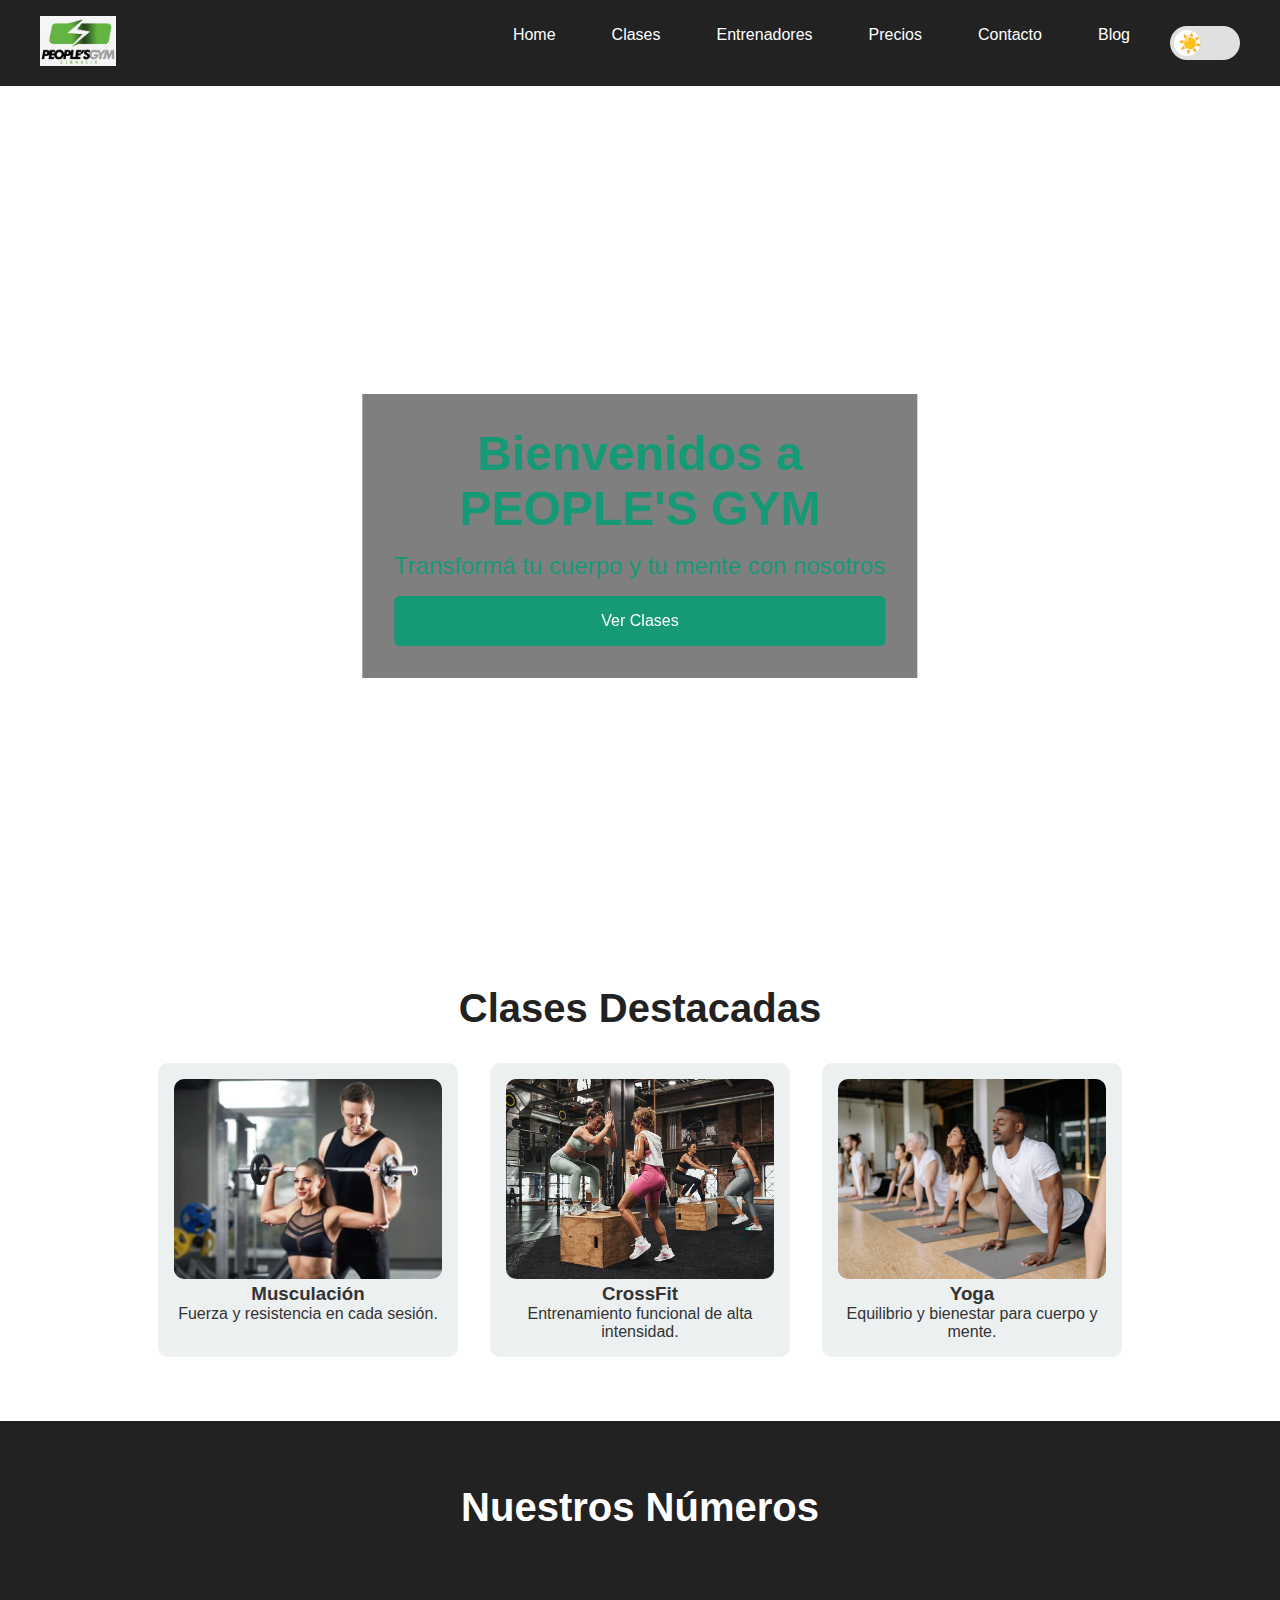
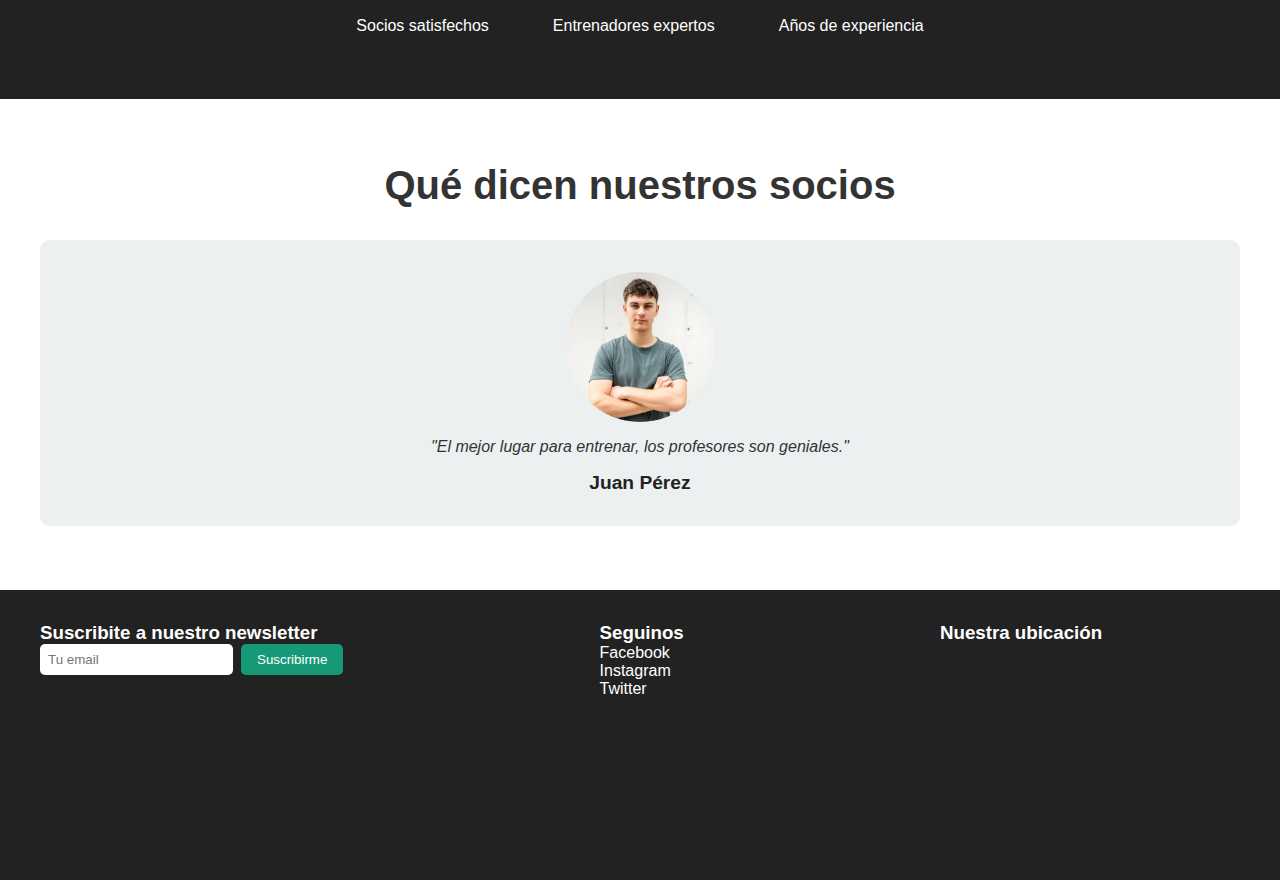
<file: index.html>
<!DOCTYPE html>
<html lang="en" data-theme="light">
<head>
    <meta charset="UTF-8">
    <meta name="viewport" content="width=device-width, initial-scale=1.0">
    <title>PEOPLE'S GYM</title>
    <link rel="shortcut icon" href="/assets/img/logo.png" type="image/x-icon">
    <link rel="stylesheet" href="css/estilos.css">
</head>
<body>
    <header>
        <nav>
            <div class="logo">
                <img src="assets/img/logo.png" alt="logo">
            </div>
            <ul class="menu">
                <li><a href="index.html">Home</a></li>
                <li class="dropdown">
                    <a href="clases.html">Clases</a>
                    <ul class="submenu">
                        <li><a href="#">Musculación</a></li>
                        <li><a href="#">CrossFit</a></li>
                        <li><a href="#">Yoga</a></li>
                        <li><a href="#">Spinning</a></li>
                    </ul>
                </li>
                <li><a href="entrenadores.html">Entrenadores</a></li>
                <li><a href="precios.html">Precios</a></li>
                <li><a href="contacto.html">Contacto</a></li>
                <li><a href="blog.html">Blog</a></li>
                <li>
                    <label class="switch">
                        <input type="checkbox" id="theme-toggle">
                        <span class="slider">
                            <span class="icon-sun">☀️</span>
                            <span class="icon-moon">🌙</span>
                        </span>
                    </label>
                </li>
            </ul>
        </nav>
    </header>
    <main>
        <section class="hero">
            <iframe 
                src="https://www.youtube.com/embed/40mFq3HDQso?autoplay=1&mute=1&loop=1&controls=0&playlist=40mFq3HDQso" 
                frameborder="0" 
                allow="autoplay; encrypted-media" 
                allowfullscreen 
                aria-label="Video motivacional de fondo">
            </iframe>
            <div class="hero-overlay">
                <h1>Bienvenidos a <br> PEOPLE'S GYM</h1>
                <p>Transformá tu cuerpo y tu mente con nosotros</p>
                <a href="clases.html" class="btn">Ver Clases</a>
            </div>
        </section>
        <section class="clases-destacadas">
            <h2>Clases Destacadas</h2>
            <div class="tarjetas">
                <article class="tarjeta">
                    <img src="assets/img/musculacion.webp" alt="Musculación">
                    <h3>Musculación</h3>
                    <p>Fuerza y resistencia en cada sesión.</p>
                </article>
                <article class="tarjeta">
                    <img src="assets/img/crossfit.webp" alt="CrossFit">
                    <h3>CrossFit</h3>
                    <p>Entrenamiento funcional de alta intensidad.</p>
                </article>
                <article class="tarjeta">
                    <img src="assets/img/yoga.avif" alt="Yoga">
                    <h3>Yoga</h3>
                    <p>Equilibrio y bienestar para cuerpo y mente.</p>
                </article>
            </div>
        </section>
        <section class="contador">
            <h2>Nuestros Números</h2>
            <div class="contador-items">
                <div class="item">
                    <span class="numero">500+</span>
                    <p>Socios satisfechos</p>
                </div>
                <div class="item">
                    <span class="numero">20+</span>
                    <p>Entrenadores expertos</p>
                </div>
                <div class="item">
                    <span class="numero">10+</span>
                    <p>Años de experiencia</p>
                </div>
            </div>
        </section>
        <section class="testimonios">
            <h2>Qué dicen nuestros socios</h2>
            <div class="carrusel">
                <article class="testimonio">
                    <img src="assets/img/persona1.jpg" alt="Foto de Juan Pérez">
                    <p>"El mejor lugar para entrenar, los profesores son geniales."</p>
                    <h3>Juan Pérez</h3>
                </article>
                <article class="testimonio">
                    <img src="assets/img/persona2.png" alt="Foto de María Gómez">
                    <p>"Me siento más fuerte y saludable desde que empecé."</p>
                    <h3>María Gómez</h3>
                </article>
                <article class="testimonio">
                    <img src="assets/img/persona3.avif" alt="Foto de Ana López">
                    <p>"Las clases de yoga cambiaron mi vida."</p>
                    <h3>Ana López</h3>
                </article>
            </div>
        </section>
    </main>
    <footer>
        <div class="footer-content">
            <section class="newsletter">
                <h3>Suscribite a nuestro newsletter</h3>
                <form>
                    <input type="email" placeholder="Tu email" aria-label="Email para newsletter">
                    <button type="submit">Suscribirme</button>
                </form>
            </section>
            <section class="redes-sociales">
                <h3>Seguinos</h3>
                <ul>
                    <li><a href="https://www.facebook.com/" aria-label="Facebook">Facebook</a></li>
                    <li><a href="https://www.instagram.com/" aria-label="Instagram">Instagram</a></li>
                    <li><a href="https://x.com/" aria-label="Twitter">Twitter</a></li>
                </ul>
            </section>
            <section class="mapa">
                <h3>Nuestra ubicación</h3>
                <iframe src="https://www.google.com/maps/embed?pb=!1m18!1m12!1m3!1d3628.939!2d-65.304!3d-24.185!2m3!1f0!2f0!3f0!3m2!1i1024!2i768!4f13.1!3m3!1m2!1s0x0!2zMjTCsDExJzA2LjAiUyA2NcKwMTgnMTQuNCJX!5e0!3m2!1ses!2sar!4v1610000000000" allowfullscreen="" loading="lazy" aria-label="Mapa del gimnasio"></iframe>
            </section>
        </div>
    </footer>

    <script>
        document.addEventListener('DOMContentLoaded', () => {
            const themeToggle = document.getElementById('theme-toggle');
            const htmlElement = document.documentElement;
            const currentTheme = localStorage.getItem('theme') || 'light';
            
            // Sincronizar el estado del switch con el tema actual
            htmlElement.setAttribute('data-theme', currentTheme);
            themeToggle.checked = currentTheme === 'dark';
    
            themeToggle.addEventListener('change', () => {
                const newTheme = themeToggle.checked ? 'dark' : 'light';
                htmlElement.setAttribute('data-theme', newTheme);
                localStorage.setItem('theme', newTheme);
            });
        });
    </script>
</body>
</html>
</file>
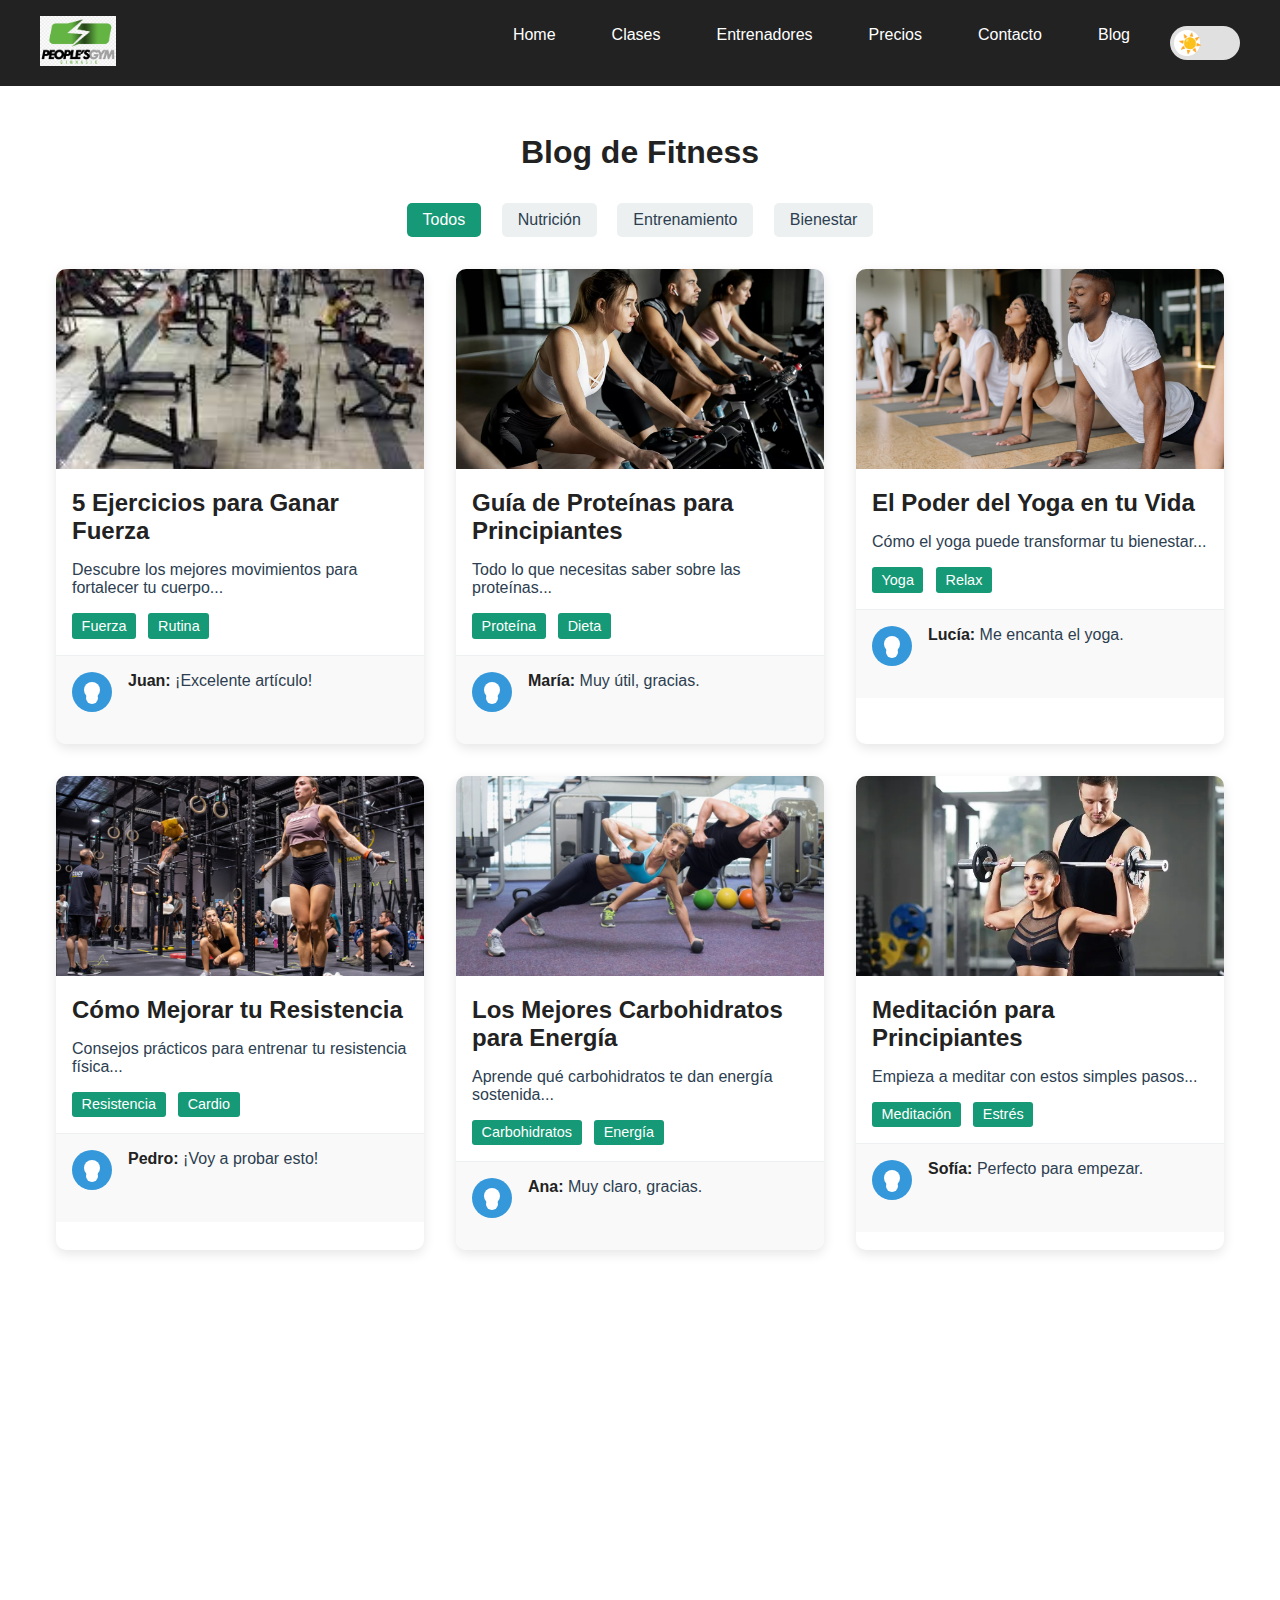
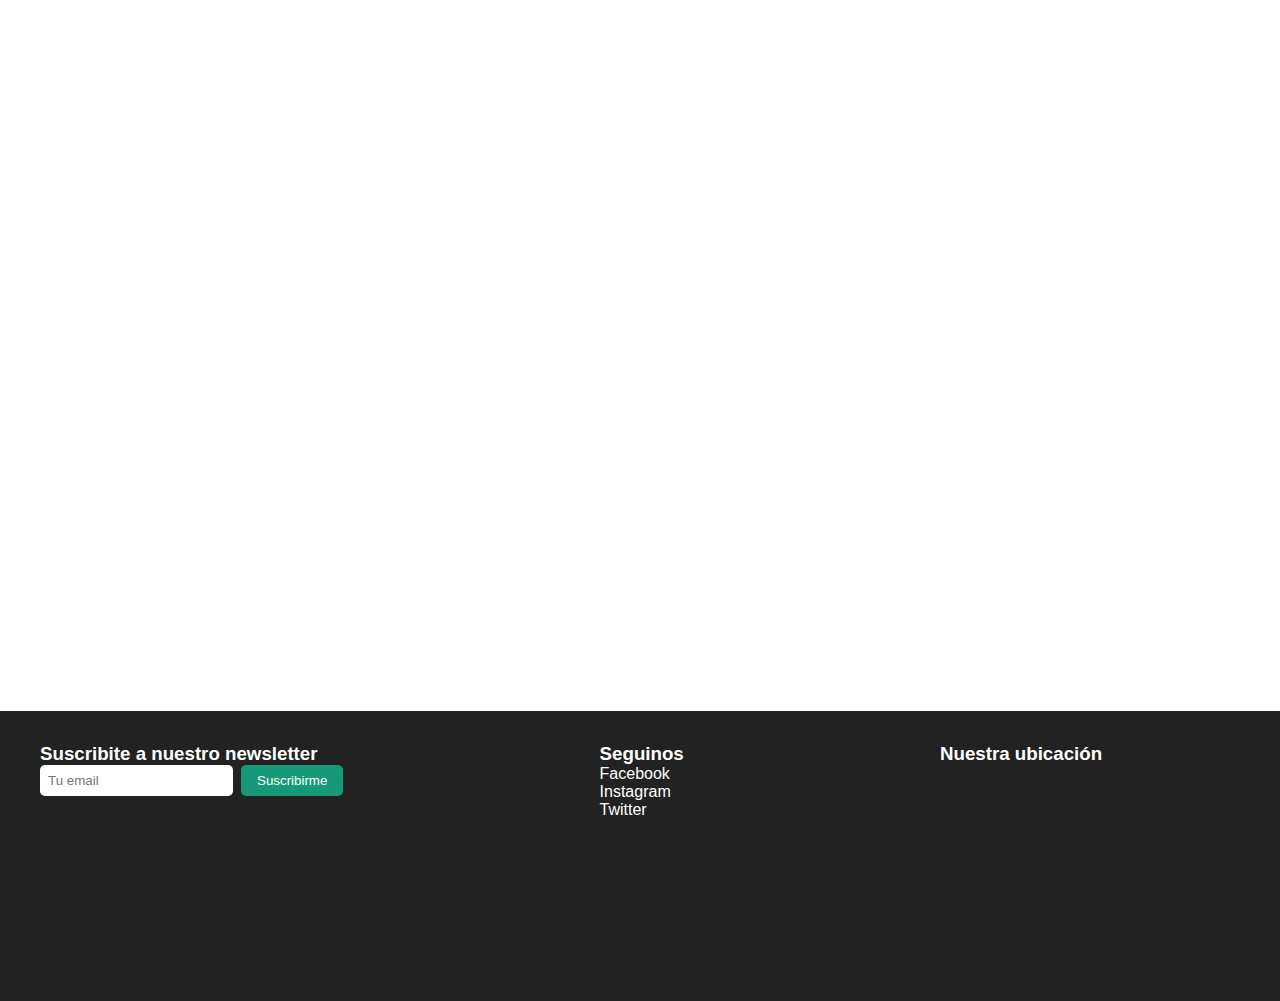
<file: blog.html>
<!DOCTYPE html>
<html lang="en" data-theme="light">
<head>
    <meta charset="UTF-8">
    <meta name="viewport" content="width=device-width, initial-scale=1.0">
    <title>PEOPLE'S GYM</title>
    <link rel="shortcut icon" href="/assets/img/logo.png" type="image/x-icon">
    <link rel="stylesheet" href="css/estilos.css">
</head>
<body>
    <header>
        <nav>
            <div class="logo">
                <img src="assets/img/logo.png" alt="logo">
            </div>
            <ul class="menu">
                <li><a href="index.html">Home</a></li>
                <li class="dropdown">
                    <a href="clases.html">Clases</a>
                    <ul class="submenu">
                        <li><a href="#">Musculación</a></li>
                        <li><a href="#">CrossFit</a></li>
                        <li><a href="#">Yoga</a></li>
                        <li><a href="#">Spinning</a></li>
                    </ul>
                </li>
                <li><a href="entrenadores.html">Entrenadores</a></li>
                <li><a href="precios.html">Precios</a></li>
                <li><a href="contacto.html">Contacto</a></li>
                <li><a href="blog.html">Blog</a></li>
                <li>
                    <label class="switch">
                        <input type="checkbox" id="theme-toggle">
                        <span class="slider">
                            <span class="icon-sun">☀️</span>
                            <span class="icon-moon">🌙</span>
                        </span>
                    </label>
                </li>
            </ul>
        </nav>
    </header>
    <main>
        <section class="blog">
            <h1>Blog de Fitness</h1>

            <!-- Filtros de Categorías -->
            <div class="filter-container">
                <button class="filter-btn" data-filter="all">Todos</button>
                <button class="filter-btn" data-filter="nutricion">Nutrición</button>
                <button class="filter-btn" data-filter="entrenamiento">Entrenamiento</button>
                <button class="filter-btn" data-filter="bienestar">Bienestar</button>
            </div>

            <!-- Artículos -->
            <div class="blog-grid">
                <article class="post" data-category="entrenamiento">
                    <img src="assets/img/train3.jpeg" alt="Entrenamiento">
                    <h2>5 Ejercicios para Ganar Fuerza</h2>
                    <p>Descubre los mejores movimientos para fortalecer tu cuerpo...</p>
                    <div class="tags">
                        <span class="tag">Fuerza</span>
                        <span class="tag">Rutina</span>
                    </div>
                    <div class="comments">
                        <div class="comment">
                            <span class="avatar"></span>
                            <div class="comment-content">
                                <p><strong>Juan:</strong> ¡Excelente artículo!</p>
                            </div>
                        </div>
                    </div>
                </article>

                <article class="post" data-category="nutricion">
                    <img src="assets/img/spinning.webp" alt="Nutrición">
                    <h2>Guía de Proteínas para Principiantes</h2>
                    <p>Todo lo que necesitas saber sobre las proteínas...</p>
                    <div class="tags">
                        <span class="tag">Proteína</span>
                        <span class="tag">Dieta</span>
                    </div>
                    <div class="comments">
                        <div class="comment">
                            <span class="avatar"></span>
                            <div class="comment-content">
                                <p><strong>María:</strong> Muy útil, gracias.</p>
                            </div>
                        </div>
                    </div>
                </article>

                <article class="post" data-category="bienestar">
                    <img src="assets/img/yoga.avif" alt="Bienestar">
                    <h2>El Poder del Yoga en tu Vida</h2>
                    <p>Cómo el yoga puede transformar tu bienestar...</p>
                    <div class="tags">
                        <span class="tag">Yoga</span>
                        <span class="tag">Relax</span>
                    </div>
                    <div class="comments">
                        <div class="comment">
                            <span class="avatar"></span>
                            <div class="comment-content">
                                <p><strong>Lucía:</strong> Me encanta el yoga.</p>
                            </div>
                        </div>
                    </div>
                </article>

                <article class="post" data-category="entrenamiento">
                    <img src="assets/img/crossfit2.jpg" alt="Entrenamiento">
                    <h2>Cómo Mejorar tu Resistencia</h2>
                    <p>Consejos prácticos para entrenar tu resistencia física...</p>
                    <div class="tags">
                        <span class="tag">Resistencia</span>
                        <span class="tag">Cardio</span>
                    </div>
                    <div class="comments">
                        <div class="comment">
                            <span class="avatar"></span>
                            <div class="comment-content">
                                <p><strong>Pedro:</strong> ¡Voy a probar esto!</p>
                            </div>
                        </div>
                    </div>
                </article>

                <article class="post" data-category="nutricion">
                    <img src="assets/img/train4.jpg" alt="Nutrición">
                    <h2>Los Mejores Carbohidratos para Energía</h2>
                    <p>Aprende qué carbohidratos te dan energía sostenida...</p>
                    <div class="tags">
                        <span class="tag">Carbohidratos</span>
                        <span class="tag">Energía</span>
                    </div>
                    <div class="comments">
                        <div class="comment">
                            <span class="avatar"></span>
                            <div class="comment-content">
                                <p><strong>Ana:</strong> Muy claro, gracias.</p>
                            </div>
                        </div>
                    </div>
                </article>

                <article class="post" data-category="bienestar">
                    <img src="assets/img/musculacion.webp" alt="Bienestar">
                    <h2>Meditación para Principiantes</h2>
                    <p>Empieza a meditar con estos simples pasos...</p>
                    <div class="tags">
                        <span class="tag">Meditación</span>
                        <span class="tag">Estrés</span>
                    </div>
                    <div class="comments">
                        <div class="comment">
                            <span class="avatar"></span>
                            <div class="comment-content">
                                <p><strong>Sofía:</strong> Perfecto para empezar.</p>
                            </div>
                        </div>
                    </div>
                </article>
                <article class="post" data-category="entrenamiento">
                    <img src="assets/img/train3.jpeg" alt="Entrenamiento">
                    <h2>5 Ejercicios para Ganar Fuerza</h2>
                    <p>Descubre los mejores movimientos para fortalecer tu cuerpo...</p>
                    <div class="tags">
                        <span class="tag">Fuerza</span>
                        <span class="tag">Rutina</span>
                    </div>
                    <div class="comments">
                        <div class="comment">
                            <span class="avatar"></span>
                            <div class="comment-content">
                                <p><strong>Juan:</strong> ¡Excelente artículo!</p>
                            </div>
                        </div>
                    </div>
                </article>

                <article class="post" data-category="nutricion">
                    <img src="assets/img/spinning.webp" alt="Nutrición">
                    <h2>Guía de Proteínas para Principiantes</h2>
                    <p>Todo lo que necesitas saber sobre las proteínas...</p>
                    <div class="tags">
                        <span class="tag">Proteína</span>
                        <span class="tag">Dieta</span>
                    </div>
                    <div class="comments">
                        <div class="comment">
                            <span class="avatar"></span>
                            <div class="comment-content">
                                <p><strong>María:</strong> Muy útil, gracias.</p>
                            </div>
                        </div>
                    </div>
                </article>

                <article class="post" data-category="bienestar">
                    <img src="assets/img/yoga.avif" alt="Bienestar">
                    <h2>El Poder del Yoga en tu Vida</h2>
                    <p>Cómo el yoga puede transformar tu bienestar...</p>
                    <div class="tags">
                        <span class="tag">Yoga</span>
                        <span class="tag">Relax</span>
                    </div>
                    <div class="comments">
                        <div class="comment">
                            <span class="avatar"></span>
                            <div class="comment-content">
                                <p><strong>Lucía:</strong> Me encanta el yoga.</p>
                            </div>
                        </div>
                    </div>
                </article>

                <article class="post" data-category="entrenamiento">
                    <img src="assets/img/crossfit2.jpg" alt="Entrenamiento">
                    <h2>Cómo Mejorar tu Resistencia</h2>
                    <p>Consejos prácticos para entrenar tu resistencia física...</p>
                    <div class="tags">
                        <span class="tag">Resistencia</span>
                        <span class="tag">Cardio</span>
                    </div>
                    <div class="comments">
                        <div class="comment">
                            <span class="avatar"></span>
                            <div class="comment-content">
                                <p><strong>Pedro:</strong> ¡Voy a probar esto!</p>
                            </div>
                        </div>
                    </div>
                </article>

                <article class="post" data-category="nutricion">
                    <img src="assets/img/train4.jpg" alt="Nutrición">
                    <h2>Los Mejores Carbohidratos para Energía</h2>
                    <p>Aprende qué carbohidratos te dan energía sostenida...</p>
                    <div class="tags">
                        <span class="tag">Carbohidratos</span>
                        <span class="tag">Energía</span>
                    </div>
                    <div class="comments">
                        <div class="comment">
                            <span class="avatar"></span>
                            <div class="comment-content">
                                <p><strong>Ana:</strong> Muy claro, gracias.</p>
                            </div>
                        </div>
                    </div>
                </article>

                <article class="post" data-category="bienestar">
                    <img src="assets/img/musculacion.webp" alt="Bienestar">
                    <h2>Meditación para Principiantes</h2>
                    <p>Empieza a meditar con estos simples pasos...</p>
                    <div class="tags">
                        <span class="tag">Meditación</span>
                        <span class="tag">Estrés</span>
                    </div>
                    <div class="comments">
                        <div class="comment">
                            <span class="avatar"></span>
                            <div class="comment-content">
                                <p><strong>Sofía:</strong> Perfecto para empezar.</p>
                            </div>
                        </div>
                    </div>
                </article>
            </div>
        </section>
    </main>
    <footer>
        <div class="footer-content">
            <section class="newsletter">
                <h3>Suscribite a nuestro newsletter</h3>
                <form>
                    <input type="email" placeholder="Tu email" aria-label="Email para newsletter">
                    <button type="submit">Suscribirme</button>
                </form>
            </section>
            <section class="redes-sociales">
                <h3>Seguinos</h3>
                <ul>
                    <li><a href="https://www.facebook.com/" aria-label="Facebook">Facebook</a></li>
                    <li><a href="https://www.instagram.com/" aria-label="Instagram">Instagram</a></li>
                    <li><a href="https://x.com/" aria-label="Twitter">Twitter</a></li>
                </ul>
            </section>
            <section class="mapa">
                <h3>Nuestra ubicación</h3>
                <iframe src="https://www.google.com/maps/embed?pb=!1m18!1m12!1m3!1d3628.939!2d-65.304!3d-24.185!2m3!1f0!2f0!3f0!3m2!1i1024!2i768!4f13.1!3m3!1m2!1s0x0!2zMjTCsDExJzA2LjAiUyA2NcKwMTgnMTQuNCJX!5e0!3m2!1ses!2sar!4v1610000000000" allowfullscreen="" loading="lazy" aria-label="Mapa del gimnasio"></iframe>
            </section>
        </div>
    </footer>

    <script>
        document.addEventListener('DOMContentLoaded', () => {
            // Modo Oscuro con switch
            const themeToggle = document.getElementById('theme-toggle');
            const htmlElement = document.documentElement;
            const currentTheme = localStorage.getItem('theme') || 'light';
            htmlElement.setAttribute('data-theme', currentTheme);
            themeToggle.checked = currentTheme === 'dark';
    
            themeToggle.addEventListener('change', () => {
                const newTheme = themeToggle.checked ? 'dark' : 'light';
                htmlElement.setAttribute('data-theme', newTheme);
                localStorage.setItem('theme', newTheme);
            });
    
            // Scroll Reveal
            const posts = document.querySelectorAll('.post');
            const observer = new IntersectionObserver((entries, observer) => {
                entries.forEach(entry => {
                    if (entry.isIntersecting) {
                        entry.target.classList.add('visible');
                        observer.unobserve(entry.target);
                    }
                });
            }, { threshold: 0.1 });
            posts.forEach(post => observer.observe(post));
    
            // Filtros
            const filterButtons = document.querySelectorAll('.filter-btn');
            const allPosts = document.querySelectorAll('.post');
            filterButtons.forEach(button => {
                button.addEventListener('click', () => {
                    const filter = button.getAttribute('data-filter');
                    filterButtons.forEach(btn => btn.classList.remove('active'));
                    button.classList.add('active');
                    allPosts.forEach(post => {
                        const category = post.getAttribute('data-category');
                        if (filter === 'all' || category === filter) {
                            post.style.display = 'block';
                            if (!post.classList.contains('visible')) {
                                observer.observe(post);
                            }
                        } else {
                            post.style.display = 'none';
                            post.classList.remove('visible');
                        }
                    });
                });
            });
            document.querySelector('.filter-btn[data-filter="all"]').classList.add('active');
        });
    </script>
</body>
</html>
</file>
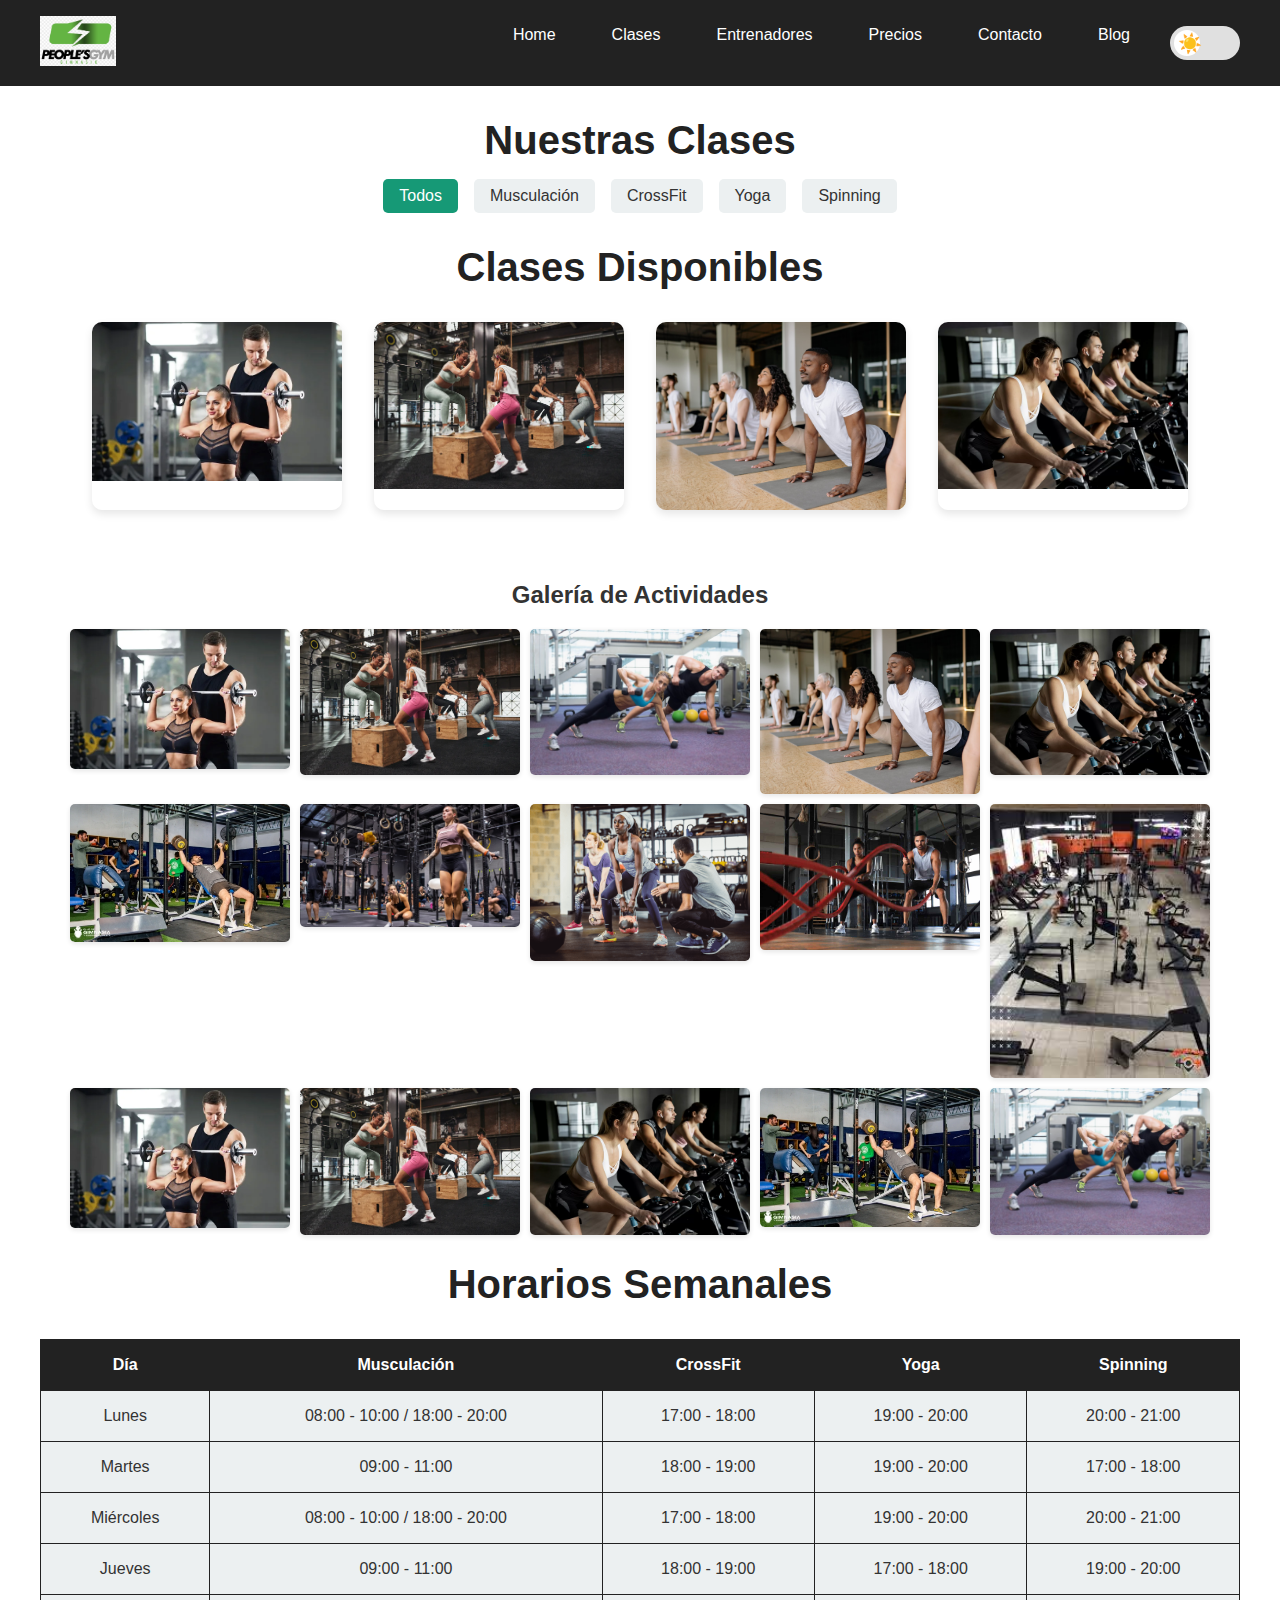
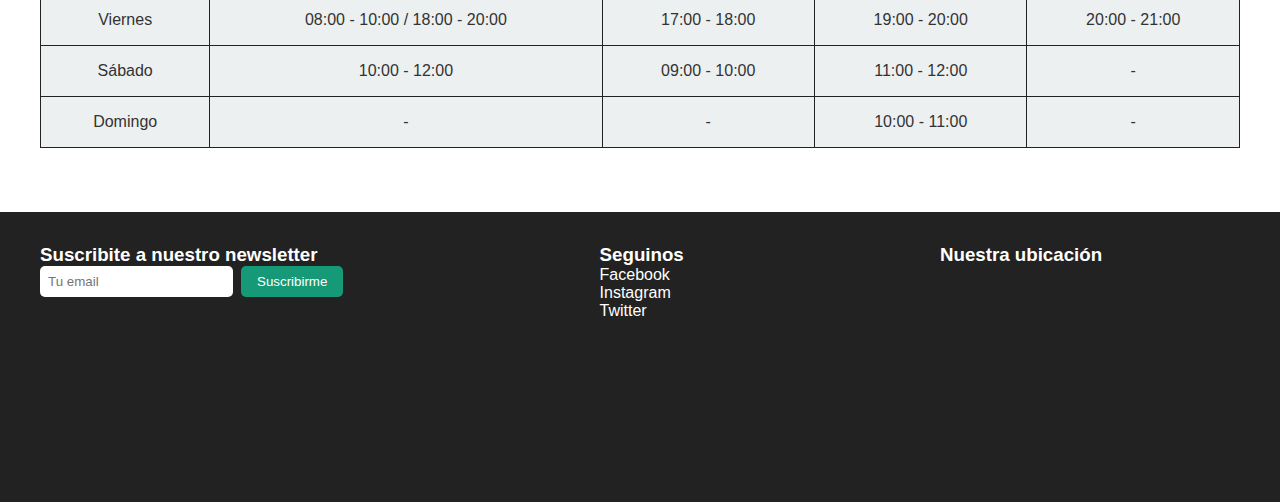
<file: clases.html>
<!DOCTYPE html>
<html lang="en" data-theme="light">
<head>
    <meta charset="UTF-8">
    <meta name="viewport" content="width=device-width, initial-scale=1.0">
    <title>PEOPLE'S GYM</title>
    <link rel="shortcut icon" href="/assets/img/logo.png" type="image/x-icon">
    <link rel="stylesheet" href="css/estilos.css">
</head>
<body>
    <header>
        <nav>
            <div class="logo">
                <img src="assets/img/logo.png" alt="logo">
            </div>
            <ul class="menu">
                <li><a href="index.html">Home</a></li>
                <li class="dropdown">
                    <a href="clases.html">Clases</a>
                    <ul class="submenu">
                        <li><a href="#">Musculación</a></li>
                        <li><a href="#">CrossFit</a></li>
                        <li><a href="#">Yoga</a></li>
                        <li><a href="#">Spinning</a></li>
                    </ul>
                </li>
                <li><a href="entrenadores.html">Entrenadores</a></li>
                <li><a href="precios.html">Precios</a></li>
                <li><a href="contacto.html">Contacto</a></li>
                <li><a href="blog.html">Blog</a></li>
                <li>
                    <label class="switch">
                        <input type="checkbox" id="theme-toggle">
                        <span class="slider">
                            <span class="icon-sun">☀️</span>
                            <span class="icon-moon">🌙</span>
                        </span>
                    </label>
                </li>
            </ul>
        </nav>
    </header>
    <main>
        <section class="filtros">
            <h1>Nuestras Clases</h1>
            <div class="filtro-opciones">
                <input type="radio" id="todos" name="filtro" checked>
                <label for="todos">Todos</label>
                <input type="radio" id="musculacion" name="filtro">
                <label for="musculacion">Musculación</label>
                <input type="radio" id="crossfit" name="filtro">
                <label for="crossfit">CrossFit</label>
                <input type="radio" id="yoga" name="filtro">
                <label for="yoga">Yoga</label>
                <input type="radio" id="spinning" name="filtro">
                <label for="spinning">Spinning</label>
            </div>
        </section>
        <section class="clases-destacadas">
            <h2>Clases Disponibles</h2>
            <div class="tarjetas">
                <article class="tarjeta-clase musculacion">
                    <img src="assets/img/musculacion.webp" alt="Musculación">
                    <div class="overlay">
                        <h3>Musculación</h3>
                        <p>Fuerza y resistencia para todos los niveles.</p>
                    </div>
                </article>
                <article class="tarjeta-clase crossfit">
                    <img src="assets/img/crossfit.webp" alt="CrossFit">
                    <div class="overlay">
                        <h3>CrossFit</h3>
                        <p>Entrenamiento funcional de alta intensidad.</p>
                    </div>
                </article>
                <article class="tarjeta-clase yoga">
                    <img src="assets/img/yoga.avif" alt="Yoga">
                    <div class="overlay">
                        <h3>Yoga</h3>
                        <p>Equilibrio y bienestar para cuerpo y mente.</p>
                    </div>
                </article>
                <article class="tarjeta-clase spinning">
                    <img src="assets/img/spinning.webp" alt="Spinning">
                    <div class="overlay">
                        <h3>Spinning</h3>
                        <p>Cardio intenso sobre la bici.</p>
                    </div>
                </article>
            </div>
        </section>
        <section class="galeria-masonry">
            <h2>Galería de Actividades</h2>
            <div class="masonry-grid">
                <img src="assets/img/musculacion.webp" alt="Musculación" class="musculacion">
                <img src="assets/img/crossfit.webp" alt="CrossFit" class="crossfit">
                <img src="assets/img/train4.jpg" alt="Yoga" class="yoga">
                <img src="assets/img/yoga.avif" alt="Yoga" class="yoga">
                <img src="assets/img/spinning.webp" alt="Spinning" class="spinning">
                <img src="assets/img/muscu2.jpg" alt="Musculación" class="musculacion">
                <img src="assets/img/crossfit2.jpg" alt="CrossFit" class="crossfit">
                <img src="assets/img/training.png" alt="Yoga" class="yoga">
                <img src="assets/img/train2.jpg" alt="Yoga" class="yoga">
                <img src="assets/img/train3.jpeg" alt="Yoga" class="yoga">
                <img src="assets/img/musculacion.webp" alt="Musculación" class="musculacion">
                <img src="assets/img/crossfit.webp" alt="CrossFit" class="crossfit">
                <img src="assets/img/spinning.webp" alt="Spinning" class="spinning">
                <img src="assets/img/muscu2.jpg" alt="Musculación" class="musculacion">
                <img src="assets/img/train4.jpg" alt="Yoga" class="yoga">
            </div>
        </section>
        <section class="horarios">
            <h2>Horarios Semanales</h2>
            <table>
                <thead>
                    <tr>
                        <th>Día</th>
                        <th>Musculación</th>
                        <th>CrossFit</th>
                        <th>Yoga</th>
                        <th>Spinning</th>
                    </tr>
                </thead>
                <tbody>
                    <tr>
                        <td data-label="Día">Lunes</td>
                        <td data-label="Musculación">08:00 - 10:00 / 18:00 - 20:00</td>
                        <td data-label="CrossFit">17:00 - 18:00</td>
                        <td data-label="Yoga">19:00 - 20:00</td>
                        <td data-label="Spinning">20:00 - 21:00</td>
                    </tr>
                    <tr>
                        <td data-label="Día">Martes</td>
                        <td data-label="Musculación">09:00 - 11:00</td>
                        <td data-label="CrossFit">18:00 - 19:00</td>
                        <td data-label="Yoga">19:00 - 20:00</td>
                        <td data-label="Spinning">17:00 - 18:00</td>
                    </tr>
                    <tr>
                        <td data-label="Día">Miércoles</td>
                        <td data-label="Musculación">08:00 - 10:00 / 18:00 - 20:00</td>
                        <td data-label="CrossFit">17:00 - 18:00</td>
                        <td data-label="Yoga">19:00 - 20:00</td>
                        <td data-label="Spinning">20:00 - 21:00</td>
                    </tr>
                    <tr>
                        <td data-label="Día">Jueves</td>
                        <td data-label="Musculación">09:00 - 11:00</td>
                        <td data-label="CrossFit">18:00 - 19:00</td>
                        <td data-label="Yoga">17:00 - 18:00</td>
                        <td data-label="Spinning">19:00 - 20:00</td>
                    </tr>
                    <tr>
                        <td data-label="Día">Viernes</td>
                        <td data-label="Musculación">08:00 - 10:00 / 18:00 - 20:00</td>
                        <td data-label="CrossFit">17:00 - 18:00</td>
                        <td data-label="Yoga">19:00 - 20:00</td>
                        <td data-label="Spinning">20:00 - 21:00</td>
                    </tr>
                    <tr>
                        <td data-label="Día">Sábado</td>
                        <td data-label="Musculación">10:00 - 12:00</td>
                        <td data-label="CrossFit">09:00 - 10:00</td>
                        <td data-label="Yoga">11:00 - 12:00</td>
                        <td data-label="Spinning">-</td>
                    </tr>
                    <tr>
                        <td data-label="Día">Domingo</td>
                        <td data-label="Musculación">-</td>
                        <td data-label="CrossFit">-</td>
                        <td data-label="Yoga">10:00 - 11:00</td>
                        <td data-label="Spinning">-</td>
                    </tr>
                </tbody>
            </table>
        </section>
    </main>
    <footer>
        <div class="footer-content">
            <section class="newsletter">
                <h3>Suscribite a nuestro newsletter</h3>
                <form>
                    <input type="email" placeholder="Tu email" aria-label="Email para newsletter">
                    <button type="submit">Suscribirme</button>
                </form>
            </section>
            <section class="redes-sociales">
                <h3>Seguinos</h3>
                <ul>
                    <li><a href="https://www.facebook.com/" aria-label="Facebook">Facebook</a></li>
                    <li><a href="https://www.instagram.com/" aria-label="Instagram">Instagram</a></li>
                    <li><a href="https://x.com/" aria-label="Twitter">Twitter</a></li>
                </ul>
            </section>
            <section class="mapa">
                <h3>Nuestra ubicación</h3>
                <iframe src="https://www.google.com/maps/embed?pb=!1m18!1m12!1m3!1d3628.939!2d-65.304!3d-24.185!2m3!1f0!2f0!3f0!3m2!1i1024!2i768!4f13.1!3m3!1m2!1s0x0!2zMjTCsDExJzA2LjAiUyA2NcKwMTgnMTQuNCJX!5e0!3m2!1ses!2sar!4v1610000000000" allowfullscreen="" loading="lazy" aria-label="Mapa del gimnasio"></iframe>
            </section>
        </div>
    </footer>

    <script>
        document.addEventListener('DOMContentLoaded', () => {
            const themeToggle = document.getElementById('theme-toggle');
            const htmlElement = document.documentElement;
            const currentTheme = localStorage.getItem('theme') || 'light';
            
            // Sincronizar el estado del switch con el tema actual
            htmlElement.setAttribute('data-theme', currentTheme);
            themeToggle.checked = currentTheme === 'dark';
    
            themeToggle.addEventListener('change', () => {
                const newTheme = themeToggle.checked ? 'dark' : 'light';
                htmlElement.setAttribute('data-theme', newTheme);
                localStorage.setItem('theme', newTheme);
            });
        });
    </script>
</body>
</html>
</file>
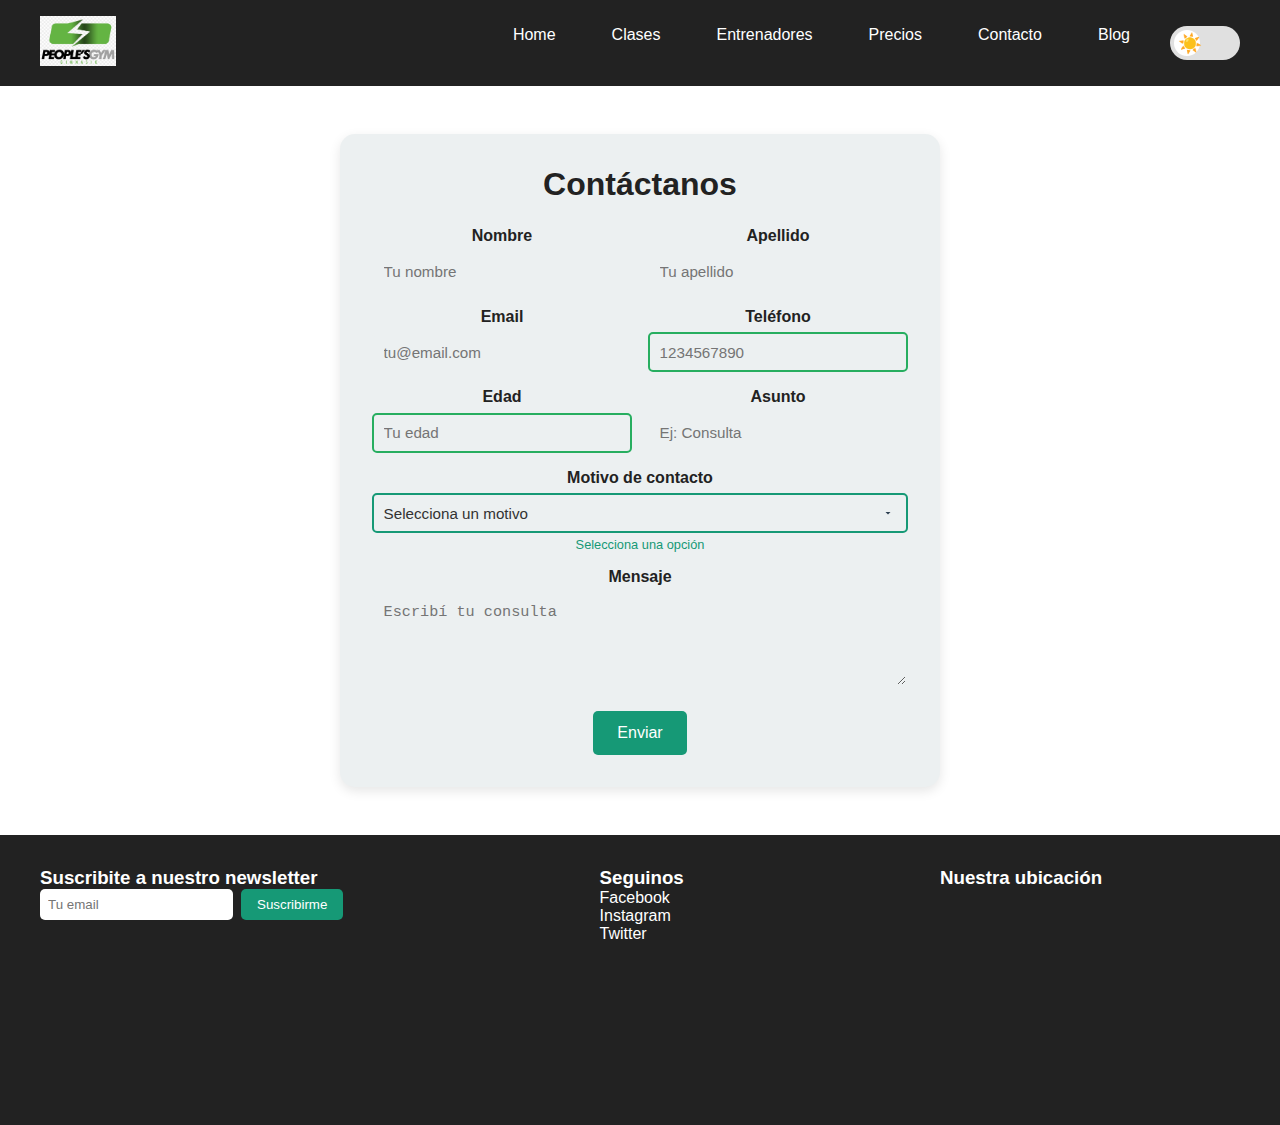
<file: contacto.html>
<!DOCTYPE html>
<html lang="en" data-theme="light">

<head>
    <meta charset="UTF-8">
    <meta name="viewport" content="width=device-width, initial-scale=1.0">
    <title>PEOPLE'S GYM</title>
    <link rel="shortcut icon" href="/assets/img/logo.png" type="image/x-icon">
    <link rel="stylesheet" href="css/estilos.css">
</head>

<body>
    <header>
        <nav>
            <div class="logo">
                <img src="assets/img/logo.png" alt="logo">
            </div>
            <ul class="menu">
                <li><a href="index.html">Home</a></li>
                <li class="dropdown">
                    <a href="clases.html">Clases</a>
                    <ul class="submenu">
                        <li><a href="#">Musculación</a></li>
                        <li><a href="#">CrossFit</a></li>
                        <li><a href="#">Yoga</a></li>
                        <li><a href="#">Spinning</a></li>
                    </ul>
                </li>
                <li><a href="entrenadores.html">Entrenadores</a></li>
                <li><a href="precios.html">Precios</a></li>
                <li><a href="contacto.html">Contacto</a></li>
                <li><a href="blog.html">Blog</a></li>
                <li>
                    <label class="switch">
                        <input type="checkbox" id="theme-toggle">
                        <span class="slider">
                            <span class="icon-sun">☀️</span>
                            <span class="icon-moon">🌙</span>
                        </span>
                    </label>
                </li>
            </ul>
        </nav>
    </header>
    <main>
        <section class="contacto">
            <div class="card">
                <h1>Contáctanos</h1>
                <form class="form-contacto">
                    <input type="checkbox" id="enviar" name="enviar" class="hidden-checkbox">
                    <!-- Campos del formulario -->
                    <div class="form-grid">
                        <div class="form-item">
                            <label for="nombre">Nombre</label>
                            <input type="text" id="nombre" name="nombre" required minlength="2" placeholder="Tu nombre">
                            <span class="error-msg">Mínimo 2 caracteres</span>
                        </div>
                        <div class="form-item">
                            <label for="apellido">Apellido</label>
                            <input type="text" id="apellido" name="apellido" required minlength="2"
                                placeholder="Tu apellido">
                            <span class="error-msg">Mínimo 2 caracteres</span>
                        </div>
                        <div class="form-item">
                            <label for="email">Email</label>
                            <input type="email" id="email" name="email" required placeholder="tu@email.com">
                            <span class="error-msg">Email válido</span>
                        </div>
                        <div class="form-item">
                            <label for="telefono">Teléfono</label>
                            <input type="tel" id="telefono" name="telefono" pattern="[0-9]{10}"
                                placeholder="1234567890">
                            <span class="error-msg">10 dígitos</span>
                        </div>
                        <div class="form-item">
                            <label for="edad">Edad</label>
                            <input type="number" id="edad" name="edad" min="16" max="100" placeholder="Tu edad">
                            <span class="error-msg">Entre 16 y 100</span>
                        </div>
                        <div class="form-item">
                            <label for="asunto">Asunto</label>
                            <input type="text" id="asunto" name="asunto" required minlength="3"
                                placeholder="Ej: Consulta">
                            <span class="error-msg">Mínimo 3 caracteres</span>
                        </div>
                        <div class="form-item full-width">
                            <label for="motivo">Motivo de contacto</label>
                            <select id="motivo" name="motivo" required>
                                <option value="" disabled selected>Selecciona un motivo</option>
                                <option value="consulta">Consulta general</option>
                                <option value="clases">Información sobre clases</option>
                                <option value="membresia">Membresía</option>
                                <option value="otro">Otro</option>
                            </select>
                            <span class="error-msg">Selecciona una opción</span>
                        </div>
                        <div class="form-item full-width">
                            <label for="mensaje">Mensaje</label>
                            <textarea id="mensaje" name="mensaje" required rows="4"
                                placeholder="Escribí tu consulta"></textarea>
                            <span class="error-msg">Escribí algo</span>
                        </div>
                    </div>

                    <!-- Botón de envío -->
                    <div class="form-submit">
                        <label for="enviar" class="btn submit-btn">Enviar</label>
                    </div>

                    <!-- Spinner como capa sobrepuesta -->
                    <div class="spinner-overlay">
                        <span class="spinner"></span>
                    </div>
                    <!-- Modal de confirmación -->
                    <div class="modal">
                        <div class="modal-content">
                            <h2>¡Mensaje enviado!</h2>
                            <p>Gracias por contactarnos. Te responderemos pronto.</p>
                            <label for="enviar" class="btn modal-close">Cerrar</label>
                        </div>
                    </div>
                </form>
            </div>
        </section>
    </main>
    <footer>
        <div class="footer-content">
            <section class="newsletter">
                <h3>Suscribite a nuestro newsletter</h3>
                <form>
                    <input type="email" placeholder="Tu email" aria-label="Email para newsletter">
                    <button type="submit">Suscribirme</button>
                </form>
            </section>
            <section class="redes-sociales">
                <h3>Seguinos</h3>
                <ul>
                    <li><a href="https://www.facebook.com/" aria-label="Facebook">Facebook</a></li>
                    <li><a href="https://www.instagram.com/" aria-label="Instagram">Instagram</a></li>
                    <li><a href="https://x.com/" aria-label="Twitter">Twitter</a></li>
                </ul>
            </section>
            <section class="mapa">
                <h3>Nuestra ubicación</h3>
                <iframe
                    src="https://www.google.com/maps/embed?pb=!1m18!1m12!1m3!1d3628.939!2d-65.304!3d-24.185!2m3!1f0!2f0!3f0!3m2!1i1024!2i768!4f13.1!3m3!1m2!1s0x0!2zMjTCsDExJzA2LjAiUyA2NcKwMTgnMTQuNCJX!5e0!3m2!1ses!2sar!4v1610000000000"
                    allowfullscreen="" loading="lazy" aria-label="Mapa del gimnasio"></iframe>
            </section>
        </div>
    </footer>

    <script>
        document.addEventListener('DOMContentLoaded', () => {
            const themeToggle = document.getElementById('theme-toggle');
            const htmlElement = document.documentElement;
            const currentTheme = localStorage.getItem('theme') || 'light';
            
            // Sincronizar el estado del switch con el tema actual
            htmlElement.setAttribute('data-theme', currentTheme);
            themeToggle.checked = currentTheme === 'dark';
    
            themeToggle.addEventListener('change', () => {
                const newTheme = themeToggle.checked ? 'dark' : 'light';
                htmlElement.setAttribute('data-theme', newTheme);
                localStorage.setItem('theme', newTheme);
            });
        });
    </script>
</body>
</html>
</file>
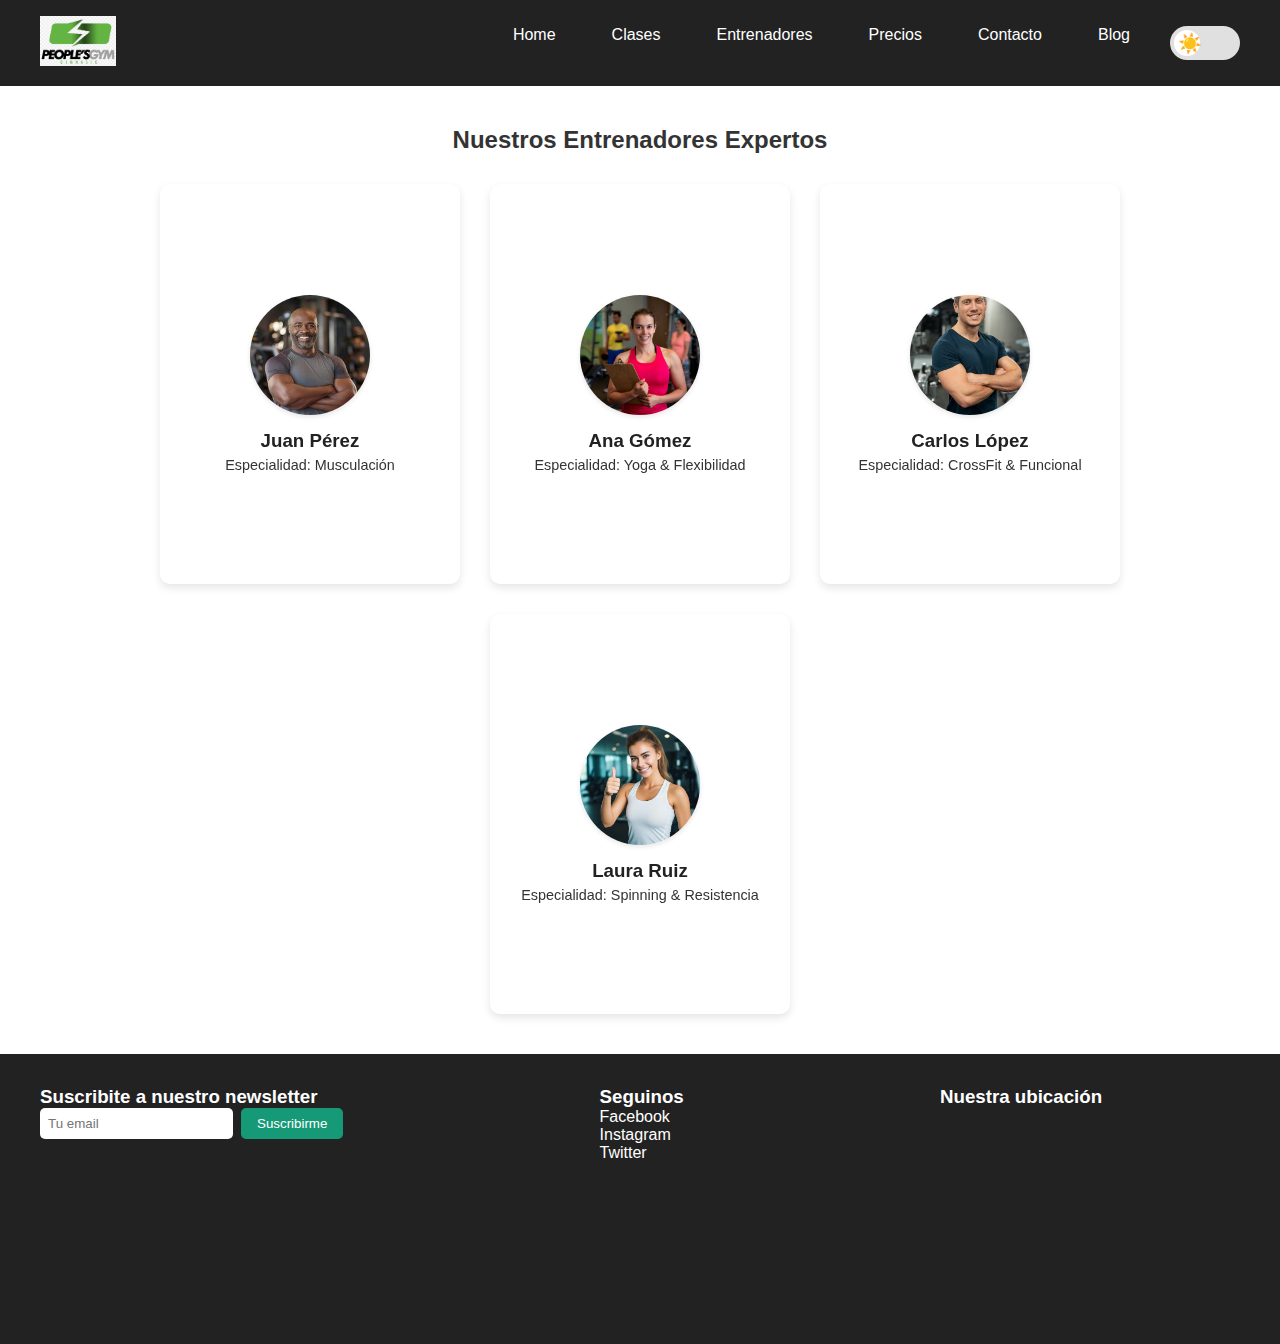
<file: entrenadores.html>
<!DOCTYPE html>
<html lang="en" data-theme="light">

<head>
    <meta charset="UTF-8">
    <meta name="viewport" content="width=device-width, initial-scale=1.0">
    <title>PEOPLE'S GYM</title>
    <link rel="shortcut icon" href="/assets/img/logo.png" type="image/x-icon">
    <link rel="stylesheet" href="css/estilos.css">
</head>

<body>
    <header>
        <nav>
            <div class="logo">
                <img src="assets/img/logo.png" alt="logo">
            </div>
            <ul class="menu">
                <li><a href="index.html">Home</a></li>
                <li class="dropdown">
                    <a href="clases.html">Clases</a>
                    <ul class="submenu">
                        <li><a href="#">Musculación</a></li>
                        <li><a href="#">CrossFit</a></li>
                        <li><a href="#">Yoga</a></li>
                        <li><a href="#">Spinning</a></li>
                    </ul>
                </li>
                <li><a href="entrenadores.html">Entrenadores</a></li>
                <li><a href="precios.html">Precios</a></li>
                <li><a href="contacto.html">Contacto</a></li>
                <li><a href="blog.html">Blog</a></li>
                <li>
                    <label class="switch">
                        <input type="checkbox" id="theme-toggle">
                        <span class="slider">
                            <span class="icon-sun">☀️</span>
                            <span class="icon-moon">🌙</span>
                        </span>
                    </label>
                </li>
            </ul>
        </nav>
    </header>
    <main>
        <section class="entrenadores">
            <h2>Nuestros Entrenadores Expertos</h2>
            <div class="contenedor-entrenadores">
                <div class="tarjeta-entrenador">
                    <div class="tarjeta-frontal">
                        <img src="assets/img/entrenador1.jpg" alt="Entrenador 1">
                        <h3>Juan Pérez</h3>
                        <p>Especialidad: Musculación</p>
                    </div>
                    <div class="tarjeta-trasera">
                        <h4>Sobre Juan</h4>
                        <p>Entrenador certificado con 10 años de experiencia. Apasionado por ayudarte a alcanzar tus
                            metas de fuerza y crecimiento muscular.</p>
                        <div class="habilidades">
                            <div class="habilidad">
                                <span>Fuerza</span>
                                <div class="barra-habilidad" data-porcentaje="90">
                                    <div class="progreso"></div>
                                </div>
                            </div>
                            <div class="habilidad">
                                <span>Técnica</span>
                                <div class="barra-habilidad" data-porcentaje="85">
                                    <div class="progreso"></div>
                                </div>
                            </div>
                            <div class="habilidad">
                                <span>Motivación</span>
                                <div class="barra-habilidad" data-porcentaje="95">
                                    <div class="progreso"></div>
                                </div>
                            </div>
                        </div>
                        <div class="rating">
                            <div class="estrella activa"></div>
                            <div class="estrella activa"></div>
                            <div class="estrella activa"></div>
                            <div class="estrella activa"></div>
                            <div class="estrella"></div>
                        </div>
                    </div>
                </div>

                <div class="tarjeta-entrenador">
                    <div class="tarjeta-frontal">
                        <img src="assets/img/entrenador3.jpg" alt="Entrenadora 2">
                        <h3>Ana Gómez</h3>
                        <p>Especialidad: Yoga & Flexibilidad</p>
                    </div>
                    <div class="tarjeta-trasera">
                        <h4>Sobre Ana</h4>
                        <p>Instructora de yoga con enfoque en mejorar la flexibilidad, el equilibrio y la conexión
                            mente-cuerpo. Clases para todos los niveles.</p>
                        <div class="habilidades">
                            <div class="habilidad">
                                <span>Flexibilidad</span>
                                <div class="barra-habilidad" data-porcentaje="92">
                                    <div class="progreso"></div>
                                </div>
                            </div>
                            <div class="habilidad">
                                <span>Equilibrio</span>
                                <div class="barra-habilidad" data-porcentaje="88">
                                    <div class="progreso"></div>
                                </div>
                            </div>
                            <div class="habilidad">
                                <span>Relajación</span>
                                <div class="barra-habilidad" data-porcentaje="98">
                                    <div class="progreso"></div>
                                </div>
                            </div>
                        </div>
                        <div class="rating">
                            <div class="estrella activa"></div>
                            <div class="estrella activa"></div>
                            <div class="estrella activa"></div>
                            <div class="estrella activa"></div>
                            <div class="estrella activa"></div>
                        </div>
                    </div>
                </div>
                <div class="tarjeta-entrenador">
                    <div class="tarjeta-frontal">
                        <img src="assets/img/entrenador2.avif" alt="Entrenador 3">
                        <h3>Carlos López</h3>
                        <p>Especialidad: CrossFit & Funcional</p>
                    </div>
                    <div class="tarjeta-trasera">
                        <h4>Sobre Carlos</h4>
                        <p>Entrenador de CrossFit con experiencia en acondicionamiento físico funcional y de alta
                            intensidad. Te ayudará a superar tus límites.</p>
                        <div class="habilidades">
                            <div class="habilidad">
                                <span>Resistencia</span>
                                <div class="barra-habilidad" data-porcentaje="91">
                                    <div class="progreso"></div>
                                </div>
                            </div>
                            <div class="habilidad">
                                <span>Potencia</span>
                                <div class="barra-habilidad" data-porcentaje="87">
                                    <div class="progreso"></div>
                                </div>
                            </div>
                            <div class="habilidad">
                                <span>Agilidad</span>
                                <div class="barra-habilidad" data-porcentaje="89">
                                    <div class="progreso"></div>
                                </div>
                            </div>
                        </div>
                        <div class="rating">
                            <div class="estrella activa"></div>
                            <div class="estrella activa"></div>
                            <div class="estrella activa"></div>
                            <div class="estrella"></div>
                            <div class="estrella"></div>
                        </div>
                    </div>
                </div>

                <div class="tarjeta-entrenador">
                    <div class="tarjeta-frontal">
                        <img src="assets/img/entrenador4.avif" alt="Entrenadora de Spinning">
                        <h3>Laura Ruiz</h3>
                        <p>Especialidad: Spinning & Resistencia</p>
                    </div>
                    <div class="tarjeta-trasera">
                        <h4>Sobre Laura</h4>
                        <p>Instructora de Spinning apasionada por la energía y el ritmo. Te guiará en sesiones intensas para mejorar tu resistencia cardiovascular y quemar calorías.</p>
                        <div class="habilidades">
                            <div class="habilidad">
                                <span>Resistencia Cardiovascular</span>
                                <div class="barra-habilidad" data-porcentaje="94">
                                    <div class="progreso"></div>
                                </div>
                            </div>
                            <div class="habilidad">
                                <span>Ritmo</span>
                                <div class="barra-habilidad" data-porcentaje="91">
                                    <div class="progreso"></div>
                                </div>
                            </div>
                            <div class="habilidad">
                                <span>Motivación Energética</span>
                                <div class="barra-habilidad" data-porcentaje="96">
                                    <div class="progreso"></div>
                                </div>
                            </div>
                        </div>
                        <div class="rating">
                            <div class="estrella activa"></div>
                            <div class="estrella activa"></div>
                            <div class="estrella activa"></div>
                            <div class="estrella activa"></div>
                            <div class="estrella activa"></div>
                        </div>
                    </div>
                </div>
            </div>
        </section>
    </main>
    <footer>
        <div class="footer-content">
            <section class="newsletter">
                <h3>Suscribite a nuestro newsletter</h3>
                <form>
                    <input type="email" placeholder="Tu email" aria-label="Email para newsletter">
                    <button type="submit">Suscribirme</button>
                </form>
            </section>
            <section class="redes-sociales">
                <h3>Seguinos</h3>
                <ul>
                    <li><a href="https://www.facebook.com/" aria-label="Facebook">Facebook</a></li>
                    <li><a href="https://www.instagram.com/" aria-label="Instagram">Instagram</a></li>
                    <li><a href="https://x.com/" aria-label="Twitter">Twitter</a></li>
                </ul>
            </section>
            <section class="mapa">
                <h3>Nuestra ubicación</h3>
                <iframe
                    src="https://www.google.com/maps/embed?pb=!1m18!1m12!1m3!1d3628.939!2d-65.304!3d-24.185!2m3!1f0!2f0!3f0!3m2!1i1024!2i768!4f13.1!3m3!1m2!1s0x0!2zMjTCsDExJzA2LjAiUyA2NcKwMTgnMTQuNCJX!5e0!3m2!1ses!2sar!4v1610000000000"
                    allowfullscreen="" loading="lazy" aria-label="Mapa del gimnasio"></iframe>
            </section>
        </div>
    </footer>

    <script>
        document.addEventListener('DOMContentLoaded', () => {
            const themeToggle = document.getElementById('theme-toggle');
            const htmlElement = document.documentElement;
            const currentTheme = localStorage.getItem('theme') || 'light';
            
            // Sincronizar el estado del switch con el tema actual
            htmlElement.setAttribute('data-theme', currentTheme);
            themeToggle.checked = currentTheme === 'dark';
    
            themeToggle.addEventListener('change', () => {
                const newTheme = themeToggle.checked ? 'dark' : 'light';
                htmlElement.setAttribute('data-theme', newTheme);
                localStorage.setItem('theme', newTheme);
            });
        });
    </script>
</body>
</html>
</file>
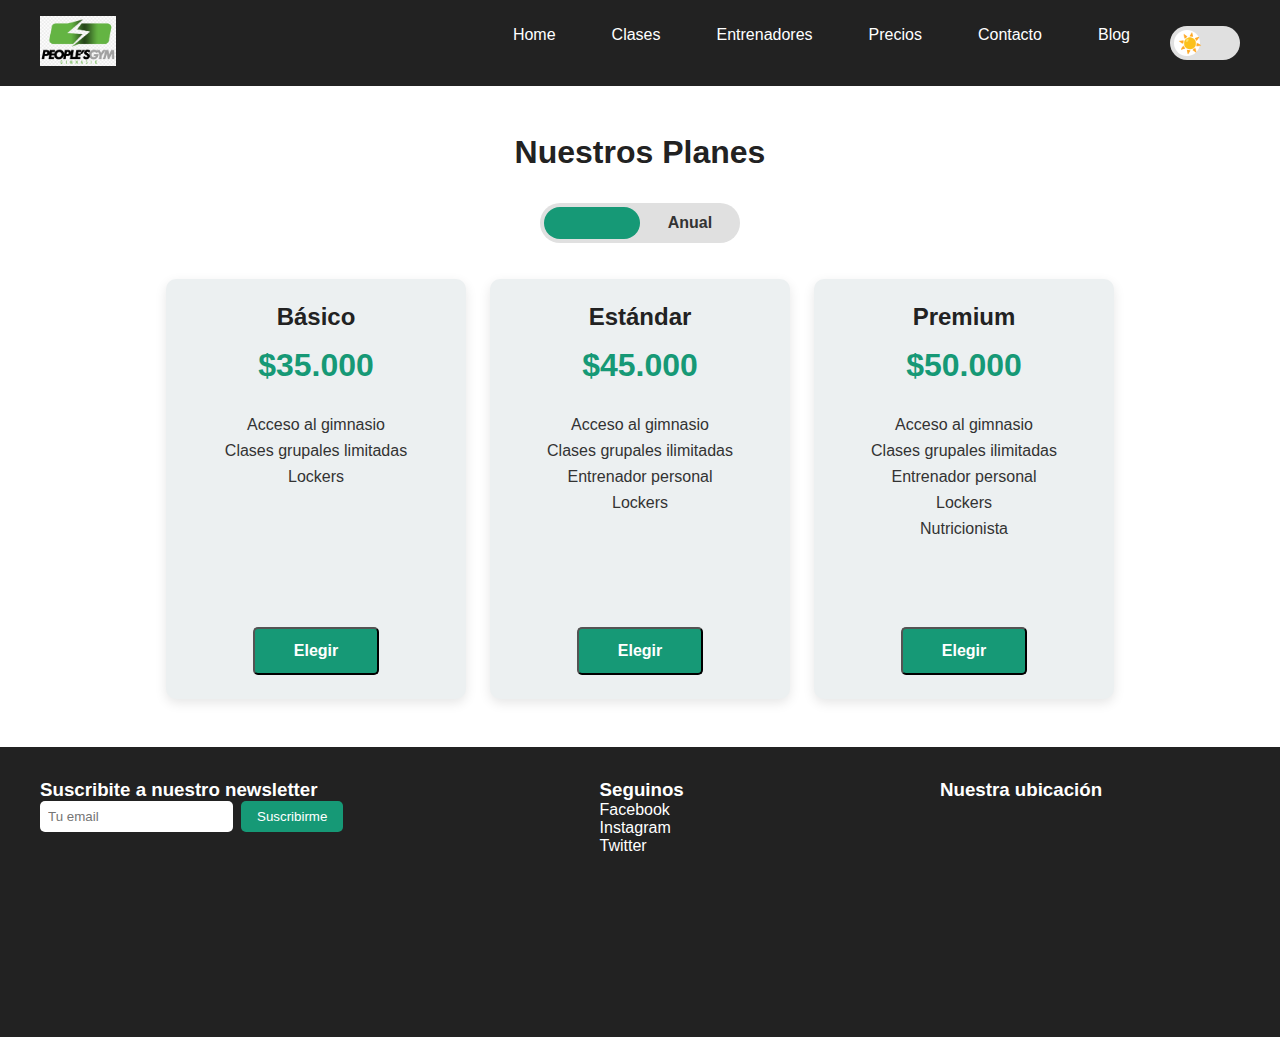
<file: precios.html>
<!DOCTYPE html>
<html lang="en" data-theme="light">
<head>
    <meta charset="UTF-8">
    <meta name="viewport" content="width=device-width, initial-scale=1.0">
    <title>PEOPLE'S GYM</title>
    <link rel="shortcut icon" href="/assets/img/logo.png" type="image/x-icon">
    <link rel="stylesheet" href="css/estilos.css">
</head>
<body>
    <header>
        <nav>
            <div class="logo">
                <img src="assets/img/logo.png" alt="logo">
            </div>
            <ul class="menu">
                <li><a href="index.html">Home</a></li>
                <li class="dropdown">
                    <a href="clases.html">Clases</a>
                    <ul class="submenu">
                        <li><a href="#">Musculación</a></li>
                        <li><a href="#">CrossFit</a></li>
                        <li><a href="#">Yoga</a></li>
                        <li><a href="#">Spinning</a></li>
                    </ul>
                </li>
                <li><a href="entrenadores.html">Entrenadores</a></li>
                <li><a href="precios.html">Precios</a></li>
                <li><a href="contacto.html">Contacto</a></li>
                <li><a href="blog.html">Blog</a></li>
                <li>
                    <label class="switch">
                        <input type="checkbox" id="theme-toggle">
                        <span class="slider">
                            <span class="icon-sun">☀️</span>
                            <span class="icon-moon">🌙</span>
                        </span>
                    </label>
                </li>
            </ul>
        </nav>
    </header>
    <main>
        <section class="precios">
            <h1>Nuestros Planes</h1>
            <!-- Toggle Mensual/Anual -->
            <input type="checkbox" id="toggle-plan" class="hidden-checkbox">
            <label for="toggle-plan" class="toggle-label">
                <span class="toggle-option mensual">Mensual</span>
                <span class="toggle-option anual">Anual</span>
                <span class="toggle-slider"></span>
            </label>

            <!-- Tabla de precios -->
            <div class="pricing-table">
                <div class="plan">
                    <h2>Básico</h2>
                    <div class="price">
                        <span class="monthly">$35.000</span>
                        <span class="yearly">$350.000</span>
                    </div>
                    <ul>
                        <li>Acceso al gimnasio</li>
                        <li class="tooltip">
                            Clases grupales limitadas
                            <span class="tooltip-text">Máximo 2 por semana</span>
                        </li>
                        <li>Lockers</li>
                    </ul>
                    <button class="btn">Elegir</button>
                </div>
                <div class="plan">
                    <h2>Estándar</h2>
                    <div class="price">
                        <span class="monthly">$45.000</span>
                        <span class="yearly">$450.000</span>
                    </div>
                    <ul>
                        <li>Acceso al gimnasio</li>
                        <li>Clases grupales ilimitadas</li>
                        <li class="tooltip">
                            Entrenador personal
                            <span class="tooltip-text">1 sesión por mes</span>
                        </li>
                        <li>Lockers</li>
                    </ul>
                    <button class="btn">Elegir</button>
                </div>
                <div class="plan">
                    <h2>Premium</h2>
                    <div class="price">
                        <span class="monthly">$50.000</span>
                        <span class="yearly">$500.000</span>
                    </div>
                    <ul>
                        <li>Acceso al gimnasio</li>
                        <li>Clases grupales ilimitadas</li>
                        <li class="tooltip">
                            Entrenador personal
                            <span class="tooltip-text">2 sesiones por semana</span>
                        </li>
                        <li>Lockers</li>
                        <li class="tooltip">
                            Nutricionista
                            <span class="tooltip-text">Plan mensual incluido</span>
                        </li>
                    </ul>
                    <button class="btn">Elegir</button>
                </div>
            </div>
        </section>
    </main>
    <footer>
        <div class="footer-content">
            <section class="newsletter">
                <h3>Suscribite a nuestro newsletter</h3>
                <form>
                    <input type="email" placeholder="Tu email" aria-label="Email para newsletter">
                    <button type="submit">Suscribirme</button>
                </form>
            </section>
            <section class="redes-sociales">
                <h3>Seguinos</h3>
                <ul>
                    <li><a href="https://www.facebook.com/" aria-label="Facebook">Facebook</a></li>
                    <li><a href="https://www.instagram.com/" aria-label="Instagram">Instagram</a></li>
                    <li><a href="https://x.com/" aria-label="Twitter">Twitter</a></li>
                </ul>
            </section>
            <section class="mapa">
                <h3>Nuestra ubicación</h3>
                <iframe src="https://www.google.com/maps/embed?pb=!1m18!1m12!1m3!1d3628.939!2d-65.304!3d-24.185!2m3!1f0!2f0!3f0!3m2!1i1024!2i768!4f13.1!3m3!1m2!1s0x0!2zMjTCsDExJzA2LjAiUyA2NcKwMTgnMTQuNCJX!5e0!3m2!1ses!2sar!4v1610000000000" allowfullscreen="" loading="lazy" aria-label="Mapa del gimnasio"></iframe>
            </section>
        </div>
    </footer>

    <script>
        document.addEventListener('DOMContentLoaded', () => {
            const themeToggle = document.getElementById('theme-toggle');
            const htmlElement = document.documentElement;
            const currentTheme = localStorage.getItem('theme') || 'light';
            
            // Sincronizar el estado del switch con el tema actual
            htmlElement.setAttribute('data-theme', currentTheme);
            themeToggle.checked = currentTheme === 'dark';
    
            themeToggle.addEventListener('change', () => {
                const newTheme = themeToggle.checked ? 'dark' : 'light';
                htmlElement.setAttribute('data-theme', newTheme);
                localStorage.setItem('theme', newTheme);
            });
        });
    </script>
</body>
</html>
</file>
<file: css/estilos.css>
/* Variables CSS para colores y temas */
:root {
    /* Modo Claro */
    --color-primario: #222222;    /* Fondo oscuro */
    --color-secundario: #ecf0f1;  /* Fondo claro */
    --color-destacado: #169976;   /* Verde para énfasis */
    --color-texto: #333;          /* Texto principal */
    --color-blanco: #fff;         /* Blanco */
    --background: var(--color-blanco);
    --card-bg: var(--color-secundario);
    --shadow: rgba(0, 0, 0, 0.1);
    --comment-bg: #f9f9f9;
    --filter-bg: #e0e0e0;
}

[data-theme="dark"] {
    /* Modo Oscuro */
    --color-primario: #169976;    /* Verde como principal */
    --color-secundario: #333;     /* Fondo oscuro secundario */
    --color-destacado: #ecf0f1;   /* Claro para énfasis */
    --color-texto: #ecf0f1;       /* Texto claro */
    --color-blanco: #000000;      /* Negro puro */
    --background: var(--color-blanco);
    --card-bg: #2c2c2c;
    --shadow: rgba(0, 0, 0, 0.5);
    --comment-bg: #3a3a3a;
    --filter-bg: #444444;
}

/* Estilos generales con Box Model */
* {
    margin: 0;
    padding: 0;
    box-sizing: border-box;
}

body {
    background: var(--background);
    color: var(--color-texto);
    margin: 0;
    padding: 0;
    font-family: Arial, sans-serif;
}

/* Encabezado y Mega-menú */
header {
    background: var(--color-primario);
    padding: 1rem;
    position: sticky;
    top: 0;
    z-index: 100;
}

nav {
    display: flex;
    justify-content: space-between;
    align-items: center;
    max-width: 1200px;
    margin: 0 auto;
}

.logo img {
    height: 50px;
}

.menu {
    list-style: none;
    display: flex;
    gap: 1.5rem;
}

.menu li {
    position: relative;
}

.menu a {
    color: var(--color-blanco);
    text-decoration: none;
    padding: 0.5rem 1rem;
    transition: background 0.3s ease;
}

.menu a:hover, .menu a:focus {
    background: var(--color-destacado);
    outline: none; /* Para accesibilidad */
}

.dropdown .submenu {
    display: none;
    position: absolute;
    background: var(--color-primario);
    list-style: none;
    min-width: 150px;
    top: 100%;
    left: 0;
}

.dropdown:hover .submenu {
    display: block; /* Mega-menú desplegable */
}

.submenu li a {
    display: block;
}

/* Sección Hero */
.hero {
    position: relative;
    height: 100vh;
    max-width: 100%; /* Limita el ancho al viewport */
    overflow: hidden;
}

.hero iframe {
    position: absolute;
    top: 0;
    left: 0;
    width: 100%;
    height: 100%;
    object-fit: cover; /* Ajusta el video como fondo */
    pointer-events: none; /* Evita clics en el iframe */
    z-index: 0; /* Debajo del overlay */
}

.hero-overlay {
    position: absolute;
    top: 50%;
    left: 50%;
    transform: translate(-50%, -50%);
    text-align: center;
    color: var(--color-destacado);
    background: rgba(0, 0, 0, 0.5);
    padding: 2rem;
    display: flex;
    flex-direction: column;
    gap: 1rem;
    z-index: 1; /* Encima del iframe */
}

.hero h1 {
    font-size: 3rem;
    animation: fadeIn 2s ease-in;
    color: var(--color-destacado);
}

.hero p {
    font-size: 1.5rem;
    margin: 0;
}

.hero .btn {
    display: inline-block;
    padding: 1rem 2rem;
    background: var(--color-destacado);
    color: var(--color-blanco);
    text-decoration: none;
    border-radius: 5px;
    transition: transform 0.3s ease;
}

.hero .btn:hover, .hero .btn:focus {
    transform: scale(1.1);
    outline: 2px solid var(--color-blanco);
}

@keyframes fadeIn {
    from { opacity: 0; }
    to { opacity: 1; }
}

/* Clases destacadas */
.clases-destacadas {
    max-width: 1200px;
    margin: 2rem auto;
    text-align: center;
}

.clases-destacadas h2 {
    font-size: 2.5rem;
    margin-bottom: 2rem;
}

.tarjetas {
    display: flex;
    gap: 2rem;
    justify-content: center;
}

.tarjeta {
    background: var(--color-secundario);
    width: 300px;
    padding: 1rem;
    border-radius: 10px;
    transition: transform 0.3s ease, box-shadow 0.3s ease;
}

.tarjeta img {
    width: 100%;
    height: 200px;
    object-fit: cover;
    border-radius: 10px;
}

.tarjeta:hover {
    transform: translateY(-10px);
    box-shadow: 0 10px 20px rgba(0, 0, 0, 0.2);
}

/* Contador animado */
.contador {
    background: var(--color-primario);
    color: var(--color-blanco);
    padding: 4rem 0;
    text-align: center;
}

.contador h2 {
    font-size: 2.5rem;
    margin-bottom: 2rem;
}

.contador-items {
    display: flex;
    justify-content: center;
    gap: 4rem;
}

.contador .item .numero {
    display: block;
    font-size: 3rem;
    animation: countUp 4s ease-out infinite;
    opacity: 0;
}

@keyframes countUp {
    from { 
        opacity: 0; 
        transform: translateY(20px); 
    }
    to { 
        opacity: 1; 
        transform: translateY(0); 
    }
}

/* Testimonios en carrusel */
.testimonios {
    max-width: 1200px;
    margin: 4rem auto;
    text-align: center;
    overflow: hidden; /* Añadido para contener el carrusel */
}

.testimonios h2 {
    font-size: 2.5rem;
    margin-bottom: 2rem;
}

.carrusel {
    display: flex;
    width: 300%; /* Mantenemos el 300% para los 3 testimonios */
    animation: slide 12s infinite ease-in-out;
}

.testimonio {
    width: 33.33%; /* Cada testimonio es 1/3 del 300% */
    padding: 2rem;
    background: var(--color-secundario);
    border-radius: 10px;
    display: flex;
    flex-direction: column;
    align-items: center;
    text-align: center;
}

.testimonio img {
    width: 150px;
    height: 150px;
    border-radius: 50%;
    object-fit: cover;
    margin-bottom: 1rem;
}

.testimonio p {
    font-style: italic;
    margin-bottom: 1rem;
}

.testimonio h3 {
    font-size: 1.2rem;
    color: var(--color-primario);
}

@keyframes slide {
    0% { transform: translateX(0); }
    33.33% { transform: translateX(-33.33%); }
    66.66% { transform: translateX(-66.66%); }
    100% { transform: translateX(-66.66%); }
}

/* Pie de página */
footer {
    background: var(--color-primario);
    color: var(--color-blanco);
    padding: 2rem;
}

.footer-content {
    max-width: 1200px;
    margin: 0 auto;
    display: flex;
    justify-content: space-between;
    gap: 2rem;
}

.newsletter form {
    display: flex;
    gap: 0.5rem;
}

.newsletter input {
    padding: 0.5rem;
    border: none;
    border-radius: 5px;
}

.newsletter button {
    padding: 0.5rem 1rem;
    background: var(--color-destacado);
    color: var(--color-blanco);
    border: none;
    border-radius: 5px;
    cursor: pointer;
    transition: background 0.3s ease;
}

.newsletter button:hover, .newsletter button:focus {
    background: darken(var(--color-destacado), 10%);
    outline: 2px solid var(--color-blanco);
}

.redes-sociales ul {
    list-style: none;
}

.redes-sociales a {
    color: var(--color-blanco);
    text-decoration: none;
    transition: color 0.3s ease;
}

.redes-sociales a:hover, .redes-sociales a:focus {
    color: var(--color-destacado);
}

.mapa iframe {
    width: 300px;
    height: 200px;
    border: none;
}

/* Accesibilidad */
a:focus, button:focus, input:focus {
    outline: 2px solid var(--color-destacado);
    outline-offset: 2px;
}

/* Pagina "Clases" */
/* Filtros */
.filtros {
    max-width: 1200px;
    margin: 2rem auto;
    text-align: center;
}

.filtros h1 {
    font-size: 2.5rem;
    margin-bottom: 1rem;
    color: var(--color-primario);
}

.filtro-opciones {
    display: flex;
    justify-content: center;
    gap: 1rem;
    flex-wrap: wrap;
}

.filtro-opciones input[type="radio"] {
    display: none;
}

.filtro-opciones label {
    padding: 0.5rem 1rem;
    background: var(--color-secundario); /* #ecf0f1 en claro, #333 en oscuro */
    border-radius: 5px;
    cursor: pointer;
    transition: background 0.3s ease;
    color: var(--color-texto); /* #333 en claro, #ecf0f1 en oscuro */
}

.filtro-opciones input[type="radio"]:checked + label {
    background: var(--color-destacado); /* #169976 en claro, #ecf0f1 en oscuro */
    color: var(--color-blanco); /* #fff en claro, #000000 en oscuro */
}

/* Ajuste para modo oscuro */
[data-theme="dark"] .filtro-opciones input[type="radio"]:checked + label {
    background: #169976; /* Verde en modo oscuro */
    color: #000000; /* Negro para contraste */
}

/* Tarjetas de clases */
.clases-destacadas {
    max-width: 1200px;
    margin: 0 auto 4rem;
    text-align: center;
}

.clases-destacadas h2 {
    font-size: 2.5rem;
    margin-bottom: 2rem;
    color: var(--color-primario);
}

.tarjetas {
    display: flex;
    flex-wrap: wrap;
    gap: 2rem;
    justify-content: center;
}

.tarjeta-clase {
    position: relative;
    width: 250px;
    overflow: hidden;
    border-radius: 10px;
    box-shadow: 0 4px 8px var(--shadow);
}

.tarjeta-clase img {
    width: 100%;
    display: block;
    transition: transform 0.3s ease;
}

.tarjeta-clase .overlay {
    position: absolute;
    top: 0;
    left: 0;
    width: 100%;
    height: 100%;
    background: rgba(0, 0, 0, 0.7);
    color: #fff; /* Texto blanco fijo para contraste */
    display: flex;
    flex-direction: column;
    justify-content: center;
    align-items: center;
    opacity: 0;
    transition: opacity 0.3s ease;
}

.tarjeta-clase:hover img {
    transform: scale(1.1);
}

.tarjeta-clase:hover .overlay {
    opacity: 1;
}

/* Filtrado para tarjetas */
#musculacion:checked ~ .clases-destacadas .tarjeta-clase:not(.musculacion),
#crossfit:checked ~ .clases-destacadas .tarjeta-clase:not(.crossfit),
#yoga:checked ~ .clases-destacadas .tarjeta-clase:not(.yoga),
#spinning:checked ~ .clases-destacadas .tarjeta-clase:not(.spinning) {
    display: none;
}

/* Galería masonry */
.galeria-masonry {
    padding: 7px;
    text-align: center;
}

.masonry-grid {
    display: grid;
    grid-template-columns: repeat(auto-fit, minmax(200px, 1fr));
    grid-gap: 10px;
    width: 90%;
    max-width: 1200px;
    margin: 20px auto;
}

.masonry-grid img {
    width: 100%;
    height: auto;
    display: block;
    border-radius: 5px;
    box-shadow: 0 2px 5px var(--shadow);
}

/* Tabla de horarios */
.horarios {
    max-width: 1200px;
    margin: 0 auto 4rem;
    text-align: center;
}

.horarios h2 {
    font-size: 2.5rem;
    margin-bottom: 2rem;
    color: var(--color-primario);
}

.horarios table {
    width: 100%;
    border-collapse: collapse;
    background: var(--card-bg); /* #ecf0f1 en claro, #2c2c2c en oscuro */
}

.horarios th,
.horarios td {
    padding: 1rem;
    border: 1px solid var(--color-primario);
    color: var(--color-texto); /* #333 en claro, #ecf0f1 en oscuro */
}

.horarios th {
    background: var(--color-primario); /* #222222 en claro, #169976 en oscuro */
    color: var(--color-blanco); /* #fff en claro, #000000 en oscuro */
}

/* Responsividad de la tabla */
@media (max-width: 768px) {
    .horarios table,
    .horarios thead,
    .horarios tbody,
    .horarios th,
    .horarios td,
    .horarios tr {
        display: block;
    }
    
    .horarios thead tr {
        position: absolute;
        top: -9999px;
        left: -9999px;
    }
    
    .horarios tr {
        margin-bottom: 1rem;
    }
    
    .horarios td {
        border: none;
        position: relative;
        padding-left: 50%;
    }
    
    .horarios td:before {
        content: attr(data-label);
        position: absolute;
        left: 1rem;
        width: 45%;
        padding-right: 1rem;
        font-weight: bold;
        text-align: left;
    }
    
    .horarios td[data-label="Día"] {
        font-weight: bold;
        background: var(--color-primario);
        color: var(--color-blanco);
    }
}

/* Estilos para página entrenadores */
/* Estilos generales de la sección */
.entrenadores {
    padding: 40px 20px;
    text-align: center;
    background: var(--background); /* Fondo general de la página */
}

.contenedor-entrenadores {
    display: flex;
    flex-wrap: wrap;
    justify-content: center;
    gap: 30px;
    margin-top: 30px;
}

/* Estilos de la tarjeta del entrenador */
.tarjeta-entrenador {
    background-color: var(--card-bg); /* Fondo base de la tarjeta */
    border-radius: 10px;
    box-shadow: 0 4px 8px var(--shadow);
    width: 300px;
    height: 400px;
    perspective: 1000px;
    position: relative; /* Añadido para posicionar las caras */
}

/* Estilos de las caras de la tarjeta */
.tarjeta-frontal, .tarjeta-trasera {
    position: absolute;
    width: 100%;
    height: 100%;
    backface-visibility: hidden;
    border-radius: 10px;
    transition: transform 0.8s ease-in-out;
    display: flex;
    flex-direction: column;
    align-items: center;
    justify-content: center;
}

.tarjeta-frontal {
    background-color: var(--background); /* Blanco en claro, negro en oscuro */
    color: var(--color-texto);
}

.tarjeta-trasera {
    background-color: var(--color-destacado); /* Verde en claro, blanco claro en oscuro */
    color: var(--color-blanco);
    transform: rotateY(180deg);
    padding: 20px;
    text-align: center;
}

/* Efecto flip al hacer hover */
.tarjeta-entrenador:hover .tarjeta-frontal {
    transform: rotateY(180deg);
}

.tarjeta-entrenador:hover .tarjeta-trasera {
    transform: rotateY(0deg);
}

/* Estilos de la imagen frontal */
.tarjeta-frontal img {
    width: 120px;
    height: 120px;
    border-radius: 50%;
    object-fit: cover;
    margin-bottom: 15px;
    box-shadow: 0 2px 5px var(--shadow);
}

.tarjeta-frontal h3 {
    margin-bottom: 5px;
    color: var(--color-primario);
}

.tarjeta-frontal p {
    font-size: 0.9em;
    color: var(--color-texto);
}

/* Estilos de la cara trasera */
.tarjeta-trasera h4 {
    margin-bottom: 10px;
}

.tarjeta-trasera p {
    font-size: 0.9em;
    margin-bottom: 15px;
}

/* Estilos de las habilidades */
.habilidades {
    width: 80%;
}

.habilidad {
    margin-bottom: 10px;
}

.habilidad span {
    display: block;
    margin-bottom: 5px;
    font-size: 0.95em;
    color: var(--color-blanco);
    text-align: left;
}

.barra-habilidad {
    background-color: var(--color-secundario); /* Fondo de la barra */
    border-radius: 5px;
    height: 10px;
    overflow: hidden;
}

.barra-habilidad .progreso {
    background-color: var(--background); /* Blanco en claro, negro en oscuro */
    height: 100%;
    border-radius: 5px;
    width: 0%;
    transition: width 1s ease-in-out;
}

/* Animación de la barra al hacer hover en la tarjeta */
.tarjeta-entrenador:hover .barra-habilidad .progreso {
    width: var(--porcentaje);
}

/* Establecemos la variable CSS dinámicamente */
.tarjeta-entrenador .barra-habilidad[data-porcentaje="90"] {
    --porcentaje: 90%;
}

.tarjeta-entrenador .barra-habilidad[data-porcentaje="85"] {
    --porcentaje: 85%;
}

.tarjeta-entrenador .barra-habilidad[data-porcentaje="95"] {
    --porcentaje: 95%;
}

.tarjeta-entrenador .barra-habilidad[data-porcentaje="92"] {
    --porcentaje: 92%;
}

.tarjeta-entrenador .barra-habilidad[data-porcentaje="88"] {
    --porcentaje: 88%;
}

.tarjeta-entrenador .barra-habilidad[data-porcentaje="98"] {
    --porcentaje: 98%;
}

/* Estilos del rating con estrellas animadas */
.rating {
    display: flex;
    justify-content: center;
    align-items: center;
    margin-top: 15px;
}

.estrella {
    width: 25px;
    height: 25px;
    background-color: var(--color-texto); /* Gris en claro, blanco en oscuro */
    -webkit-mask: url('../assets/svg/star_77949.svg') center/contain no-repeat;
    mask: url('../assets/svg/star_77949.svg') center/contain no-repeat;
    margin: 0 5px;
    transition: background-color 0.3s ease-in-out, transform 0.3s ease-in-out;
}

.estrella.activa {
    background-color: gold;
}

/* Animación al hacer hover en la tarjeta */
.tarjeta-entrenador:hover .rating .estrella:hover,
.tarjeta-entrenador:hover .rating .estrella.activa:hover {
    transform: scale(1.2);
}

/* Estilos para la pagina de contacto */
/* Contacto */
.contacto {
    max-width: 800px;
    margin: 2rem auto;
    padding: 1rem;
    text-align: center;
    background: var(--background); /* Fondo general */
}

.card {
    background: var(--card-bg); /* #ecf0f1 en claro, #2c2c2c en oscuro */
    border-radius: 15px;
    box-shadow: 0 4px 12px var(--shadow);
    padding: 2rem;
    max-width: 600px;
    margin: 0 auto;
    position: relative;
}

.contacto h1 {
    font-size: 2rem;
    margin-bottom: 1.5rem;
    color: var(--color-primario);
}

/* Formulario con Grid */
.form-contacto {
    position: relative;
}

.form-grid {
    display: grid;
    grid-template-columns: repeat(auto-fit, minmax(200px, 1fr));
    gap: 1rem;
    margin-bottom: 1.5rem;
}

.form-item {
    display: flex;
    flex-direction: column;
    position: relative;
}

.form-item.full-width {
    grid-column: 1 / -1;
}

.form-item label {
    font-weight: bold;
    margin-bottom: 0.4rem;
    color: var(--color-primario);
}

.form-item input,
.form-item textarea,
.form-item select {
    padding: 0.6rem;
    border: 2px solid var(--color-secundario);
    border-radius: 5px;
    font-size: 0.95rem;
    transition: border-color 0.3s ease;
    background: var(--card-bg); /* Fondo consistente */
    color: var(--color-texto); /* Texto legible */
}

.form-item textarea {
    resize: vertical;
}

.form-item select {
    appearance: none;
    background: var(--card-bg) url('data:image/svg+xml;utf8,<svg xmlns="http://www.w3.org/2000/svg" width="12" height="12" viewBox="0 0 24 24"><path fill="%232c3e50" d="M7 10l5 5 5-5z"/></svg>') no-repeat right 0.75rem center;
    background-size: 12px;
}

/* Ajuste para modo oscuro */
[data-theme="dark"] .form-item select {
    background: var(--card-bg) url('data:image/svg+xml;utf8,<svg xmlns="http://www.w3.org/2000/svg" width="12" height="12" viewBox="0 0 24 24"><path fill="%23ecf0f1" d="M7 10l5 5 5-5z"/></svg>') no-repeat right 0.75rem center;
}

/* Validación en tiempo real */
.form-item input:valid,
.form-item textarea:valid,
.form-item select:valid {
    border-color: #27ae60;
}

.form-item input:invalid:not(:placeholder-shown),
.form-item textarea:invalid:not(:placeholder-shown),
.form-item select:invalid:not(:placeholder-shown) {
    border-color: var(--color-destacado);
}

.form-item .error-msg {
    display: none;
    color: var(--color-destacado);
    font-size: 0.8rem;
    margin-top: 0.2rem;
}

.form-item input:invalid:not(:placeholder-shown) ~ .error-msg,
.form-item textarea:invalid:not(:placeholder-shown) ~ .error-msg,
.form-item select:invalid:not(:placeholder-shown) ~ .error-msg {
    display: block;
}

/* Botón de envío */
.hidden-checkbox {
    display: none;
}

.form-submit {
    text-align: center;
}

.submit-btn {
    display: inline-block;
    padding: 0.8rem 1.5rem;
    background: var(--color-destacado); /* #169976 en claro, #ecf0f1 en oscuro */
    color: var(--color-blanco); /* #fff en claro, #000000 en oscuro */
    border-radius: 5px;
    cursor: pointer;
    transition: background 0.3s ease;
}

/* Ajuste para modo oscuro */
[data-theme="dark"] .submit-btn {
    background: #169976; /* Verde en modo oscuro */
    color: #000000; /* Negro para contraste */
}

.submit-btn:hover {
    background: #c0392b; /* Rojo en ambos modos */
}

[data-theme="dark"] .submit-btn:hover {
    background: #e74c3c; /* Rojo más claro en modo oscuro */
}

/* Spinner como capa sobrepuesta */
.spinner-overlay {
    display: none;
    position: absolute;
    top: 50%;
    left: 50%;
    transform: translate(-50%, -50%);
    z-index: 100;
    opacity: 1;
}

.form-contacto #enviar:checked ~ .spinner-overlay {
    display: block;
    animation: fadeOut 0.3s ease 2s forwards;
}

.spinner {
    display: block;
    width: 65px;
    height: 65px;
    border: 5px solid var(--color-secundario);
    border-top: 4px solid var(--color-destacado);
    border-radius: 50%;
    animation: spin 2s linear forwards;
}

/* Modal de confirmación */
.modal {
    display: none;
    position: fixed;
    top: 0;
    left: 0;
    width: 100%;
    height: 100%;
    background: rgba(0, 0, 0, 0.5);
    justify-content: center;
    align-items: center;
    z-index: 200;
    opacity: 0;
}

.form-contacto #enviar:checked ~ .modal {
    display: flex;
    opacity: 0;
    animation: showModal 0.3s ease 2.3s forwards;
}

.modal-content {
    background: var(--card-bg); /* #ecf0f1 en claro, #2c2c2c en oscuro */
    padding: 1.5rem;
    border-radius: 10px;
    text-align: center;
    max-width: 350px;
    box-shadow: 0 4px 8px var(--shadow);
    color: var(--color-texto); /* #333 en claro, #ecf0f1 en oscuro */
}

.modal-content p {
    margin-bottom: 1.5rem;
}

.modal-close {
    color: var(--color-blanco); /* #fff en claro, #000000 en oscuro */
    margin-top: 0;
    background: var(--color-destacado); /* #169976 en claro, #ecf0f1 en oscuro */
    padding: 0.6rem 1.2rem;
    border-radius: 5px;
    cursor: pointer;
    transition: background 0.3s ease;
}

/* Ajuste para modo oscuro */
[data-theme="dark"] .modal-close {
    background: #169976; /* Verde en modo oscuro */
    color: #000000; /* Negro para contraste */
}

[data-theme="dark"] .modal-close:hover {
    background: #1abc9c; /* Verde más claro en hover */
}

/* Animaciones */
@keyframes spin {
    0% { transform: rotate(0deg); }
    100% { transform: rotate(720deg); }
}

@keyframes fadeOut {
    to { opacity: 0; }
}

@keyframes showModal {
    to { opacity: 1; }
}

/* Responsividad */
@media (max-width: 768px) {
    .form-grid {
        grid-template-columns: 1fr;
    }
    .card {
        max-width: 100%;
        margin: 0 1rem;
    }
}

/* Estilos para la página de precios */
.precios {
    max-width: 1000px;
    margin: 2rem auto;
    padding: 1rem;
    text-align: center;
    background: var(--background); /* Fondo general de la página */
}

.precios h1 {
    font-size: 2rem;
    margin-bottom: 2rem;
    color: var(--color-primario);
}

/* Toggle Mensual/Anual */
.toggle-label {
    position: relative;
    display: inline-block;
    width: 200px;
    height: 40px;
    background: var(--filter-bg); /* #e0e0e0 en claro, #444444 en oscuro */
    border-radius: 20px;
    cursor: pointer;
    overflow: hidden;
    margin-bottom: 2rem;
}

.toggle-option {
    display: inline-block;
    width: 50%;
    line-height: 40px;
    font-weight: bold;
    color: var(--color-texto); /* #333 en claro, #ecf0f1 en oscuro */
    transition: color 0.3s ease;
}

.toggle-option.mensual {
    float: left;
}

.toggle-option.anual {
    float: right;
}

.toggle-slider {
    position: absolute;
    top: 4px;
    left: 4px;
    width: 96px;
    height: 32px;
    background: var(--color-destacado); /* #169976 en claro, #ecf0f1 en oscuro */
    border-radius: 16px;
    transition: transform 0.3s ease;
}

#toggle-plan:checked + .toggle-label .toggle-slider {
    transform: translateX(100px);
}

#toggle-plan:checked + .toggle-label .mensual {
    color: var(--color-texto); /* #333 en claro, #ecf0f1 en oscuro */
}

#toggle-plan:checked + .toggle-label .anual {
    color: var(--color-blanco); /* #fff en claro, #000000 en oscuro */
}

#toggle-plan:not(:checked) + .toggle-label .mensual {
    color: var(--color-blanco); /* #fff en claro, #000000 en oscuro */
}

#toggle-plan:not(:checked) + .toggle-label .anual {
    color: var(--color-texto); /* #333 en claro, #ecf0f1 en oscuro */
}

/* Ajuste específico para modo oscuro */
[data-theme="dark"] .toggle-slider {
    background: #169976; /* Verde en modo oscuro para contraste */
}

[data-theme="dark"] #toggle-plan:checked + .toggle-label .anual {
    color: #000000; /* Negro en modo oscuro para contraste con #ecf0f1 */
}

[data-theme="dark"] #toggle-plan:not(:checked) + .toggle-label .mensual {
    color: #000000; /* Negro en modo oscuro para contraste con #ecf0f1 */
}

/* Tabla de precios */
.pricing-table {
    display: flex;
    justify-content: center;
    gap: 1.5rem;
    flex-wrap: wrap;
}

.plan {
    background: var(--card-bg); /* #ecf0f1 en claro, #2c2c2c en oscuro */
    border-radius: 10px;
    box-shadow: 0 4px 12px var(--shadow);
    padding: 1.5rem;
    width: 300px;
    text-align: center;
    transition: transform 0.3s ease, box-shadow 0.3s ease;
    display: flex;
    flex-direction: column;
    justify-content: space-between;
    min-height: 420px;
}

.plan:hover {
    transform: translateY(-10px);
    box-shadow: 0 8px 20px var(--shadow);
}

.plan h2 {
    font-size: 1.5rem;
    margin-bottom: 1rem;
    color: var(--color-primario);
}

.price {
    font-size: 2rem;
    font-weight: bold;
    margin-bottom: 1.5rem;
    color: var(--color-destacado);
}

.price .monthly {
    display: inline;
}

.price .yearly {
    display: none;
}

#toggle-plan:checked ~ .pricing-table .price .monthly {
    display: none;
}

#toggle-plan:checked ~ .pricing-table .price .yearly {
    display: inline;
}

.plan ul {
    list-style: none;
    padding: 0;
    margin: 0 0 1.5rem 0;
    flex-grow: 1;
}

.plan li {
    margin: 0.5rem 0;
    color: var(--color-texto); /* #2c3e50 en claro, #ecf0f1 en oscuro */
}

/* Botones */
.plan .btn {
    font-weight: bold;
    font-size: medium;
    display: inline-block;
    padding: 0.8rem 1rem;
    background: var(--color-destacado); /* #169976 en claro, #ecf0f1 en oscuro */
    color: var(--color-blanco); /* #fff en claro, #000000 en oscuro */
    border-radius: 5px;
    text-decoration: none;
    transition: background 0.3s ease;
    width: 50%;
    margin: auto;
}

.plan .btn:hover {
    background: #c0392b; /* Rojo en ambos modos */
}

/* Ajuste para modo oscuro */
[data-theme="dark"] .plan .btn {
    background: #169976; /* Verde en modo oscuro */
    color: #000000; /* Negro para contraste */
}

[data-theme="dark"] .plan .btn:hover {
    background: #e74c3c; /* Rojo más claro en modo oscuro */
}

/* Tooltips */
.tooltip {
    position: relative;
    cursor: pointer;
}

.tooltip .tooltip-text {
    visibility: hidden;
    width: 150px;
    background: var(--color-primario); /* #222222 en claro, #169976 en oscuro */
    color: var(--color-blanco);
    text-align: center;
    border-radius: 5px;
    padding: 0.5rem;
    position: absolute;
    z-index: 10;
    bottom: 125%;
    left: 50%;
    transform: translateX(-50%);
    opacity: 0;
    transition: opacity 0.3s ease;
}

.tooltip:hover .tooltip-text {
    visibility: visible;
    opacity: 1;
}

/* Responsividad */
@media (max-width: 768px) {
    .pricing-table {
        flex-direction: column;
        align-items: center;
    }
    .plan {
        width: 100%;
        max-width: 350px;
    }
}

/* Estilos para la pagina de blog */
/* Blog */
.blog {
    max-width: 1200px;
    margin: 2rem auto;
    padding: 1rem;
}

.blog h1 {
    font-size: 2rem;
    text-align: center;
    margin-bottom: 2rem;
    color: var(--color-primario);
}

/* Filtros de Categorías */
.filter-container {
    text-align: center;
    margin-bottom: 2rem;
}

.filter-btn {
    display: inline-block;
    padding: 0.5rem 1rem;
    margin: 0 0.5rem;
    background: #ecf0f1;
    color: #2c3e50;
    border-radius: 5px;
    cursor: pointer;
    transition: background 0.3s ease, color 0.3s ease;
    border: none;
    font-size: 1rem;
}

.filter-btn:hover {
    background: var(--color-secundario);
}

.filter-btn.active {
    background: var(--color-destacado);
    color: var(--color-blanco);
}

/* Grid de Artículos */
.blog-grid {
    display: grid;
    grid-template-columns: repeat(auto-fit, minmax(300px, 1fr));
    gap: 2rem;
}

.post {
    background: var(--color-blanco);
    border-radius: 10px;
    box-shadow: 0 4px 12px rgba(0, 0, 0, 0.1);
    overflow: hidden;
    opacity: 0;
    transform: translateY(20px);
    transition: opacity 0.5s ease, transform 0.5s ease;
    display: block;
}

.post.visible {
    opacity: 1;
    transform: translateY(0);
}

/* Imágenes y contenido */
.post img {
    width: 100%;
    height: 200px;
    object-fit: cover;
}

.post h2 {
    font-size: 1.5rem;
    margin: 1rem;
    color: var(--color-primario);
}

.post p {
    margin: 0 1rem 1rem;
    color: #2c3e50;
}

.tags {
    margin: 0 1rem 1rem;
}

.tag {
    display: inline-block;
    padding: 0.3rem 0.6rem;
    background: var(--color-destacado);
    color: var(--color-blanco);
    border-radius: 3px;
    margin-right: 0.5rem;
    font-size: 0.9rem;
}

/* Comentarios */
.comments {
    padding: 1rem;
    background: #f9f9f9;
    border-top: 1px solid #ecf0f1;
}

.comment {
    display: flex;
    align-items: flex-start;
    margin-bottom: 1rem;
}

.avatar {
    width: 40px;
    height: 40px;
    background: #3498db;
    border-radius: 50%;
    margin-right: 1rem;
    position: relative;
}

.avatar::before {
    content: '';
    position: absolute;
    top: 10px;
    left: 12px;
    width: 16px;
    height: 16px;
    background: #fff;
    border-radius: 50%;
}

.avatar::after {
    content: '';
    position: absolute;
    bottom: 8px;
    left: 14px;
    width: 12px;
    height: 12px;
    background: #fff;
    border-radius: 50%;
}

.comment-content {
    flex-grow: 1;
}

.comment-content p {
    margin: 0;
    color: #2c3e50;
}

.comment-content strong {
    color: var(--color-primario);
}

/* Responsividad */
@media (max-width: 768px) {
    .blog-grid {
        grid-template-columns: 1fr;
    }
}

/* Switch para Modo Oscuro */
.switch {
    position: relative;
    display: inline-block;
    width: 70px;
    height: 34px;
}

.switch input {
    opacity: 0;
    width: 0;
    height: 0;
}

.slider {
    position: absolute;
    cursor: pointer;
    top: 0;
    left: 0;
    right: 0;
    bottom: 0;
    background-color: var(--filter-bg);
    transition: 0.4s;
    border-radius: 34px;
    display: flex;
    align-items: center;
    justify-content: space-between;
    padding: 0 8px;
}

.slider:before {
    position: absolute;
    content: "";
    height: 26px;
    width: 26px;
    left: 4px;
    bottom: 4px;
    background-color: var(--color-blanco);
    transition: 0.4s;
    border-radius: 50%;
}

input:checked + .slider {
    background-color: var(--color-destacado);
}

input:checked + .slider:before {
    transform: translateX(36px);
}

.icon-sun, .icon-moon {
    font-size: 1.2rem;
    color: var(--color-texto);
    position: absolute;
    top: 50%;
    transform: translateY(-50%);
}

.icon-sun {
    left: 8px;
    opacity: 1; /* Visible en modo claro por defecto */
}

.icon-moon {
    right: 8px;
    opacity: 0; /* Oculta en modo claro por defecto */
}

input:checked + .slider .icon-sun {
    opacity: 0; /* Oculta en modo oscuro */
}

input:checked + .slider .icon-moon {
    opacity: 1; /* Visible en modo oscuro */
}

input:not(:checked) + .slider .icon-sun {
    opacity: 1; /* Visible en modo claro */
}

input:not(:checked) + .slider .icon-moon {
    opacity: 0; /* Oculta en modo claro */
}
</file>
